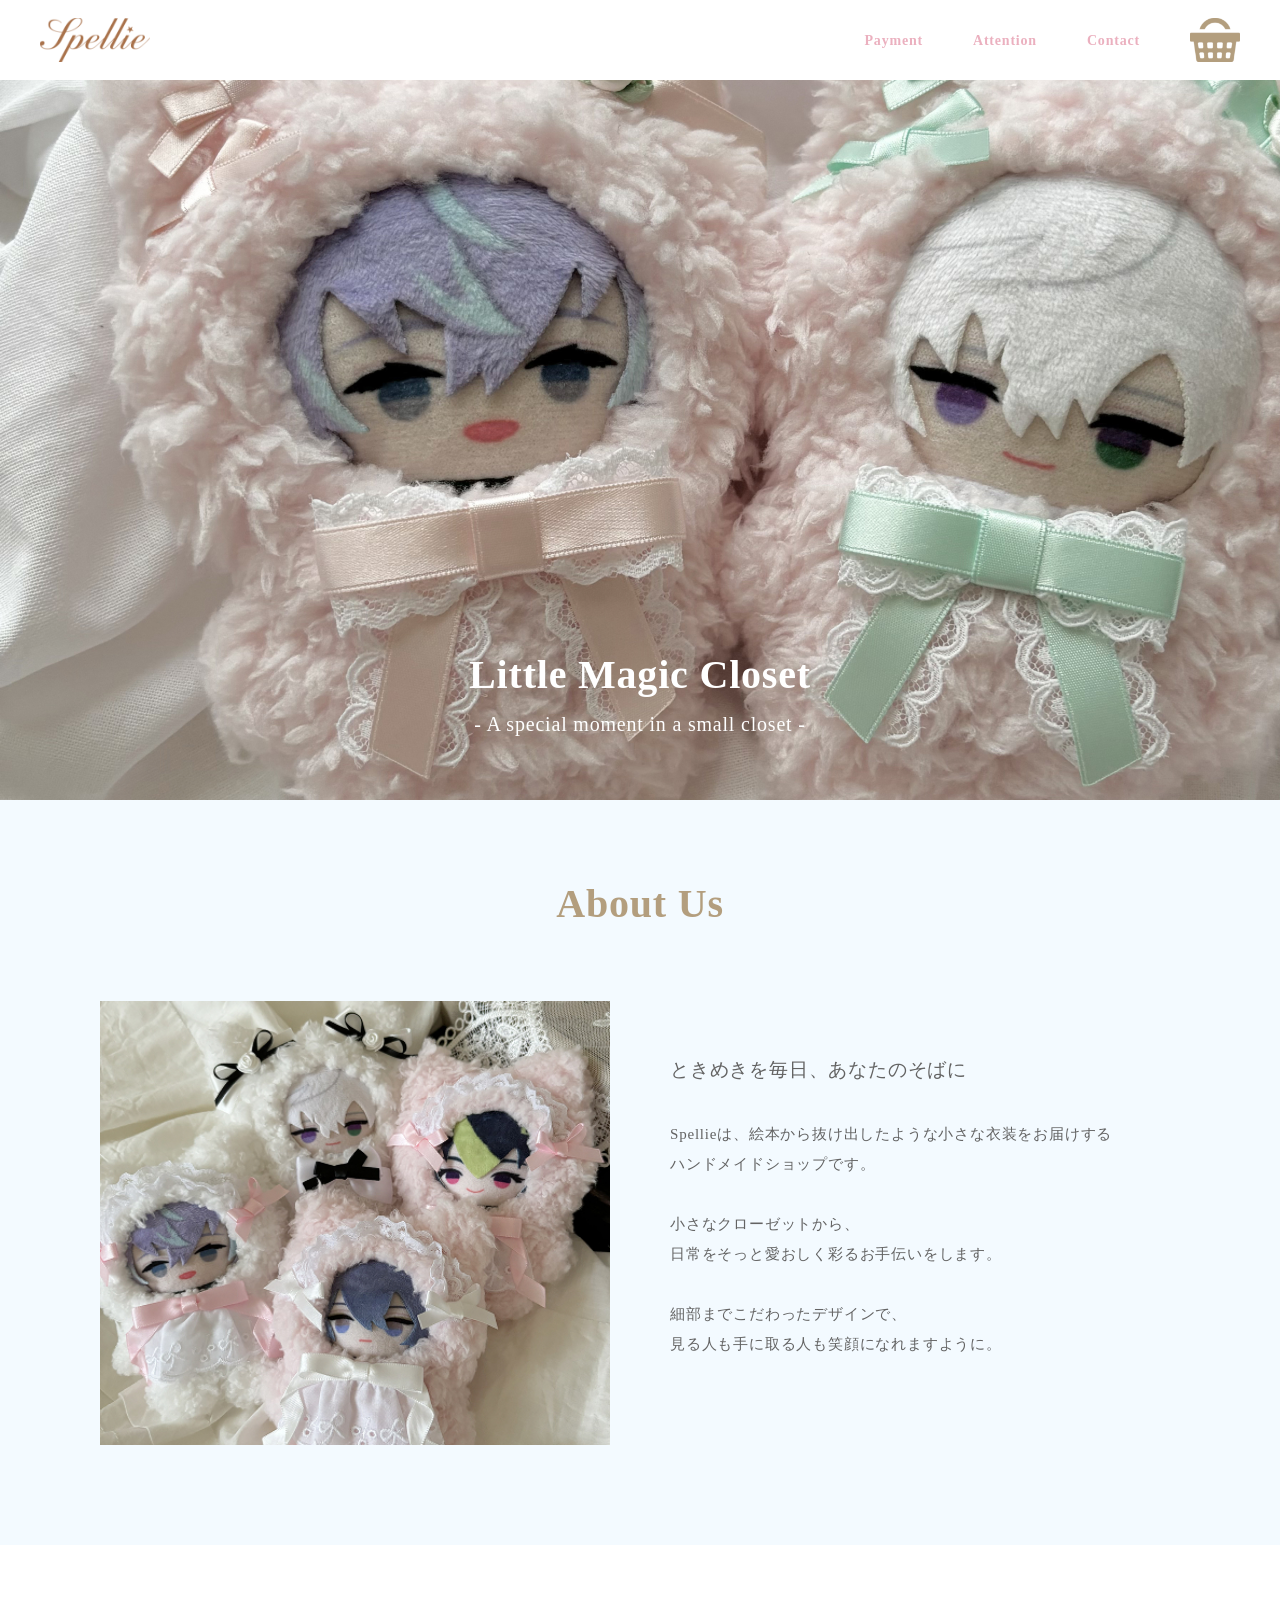
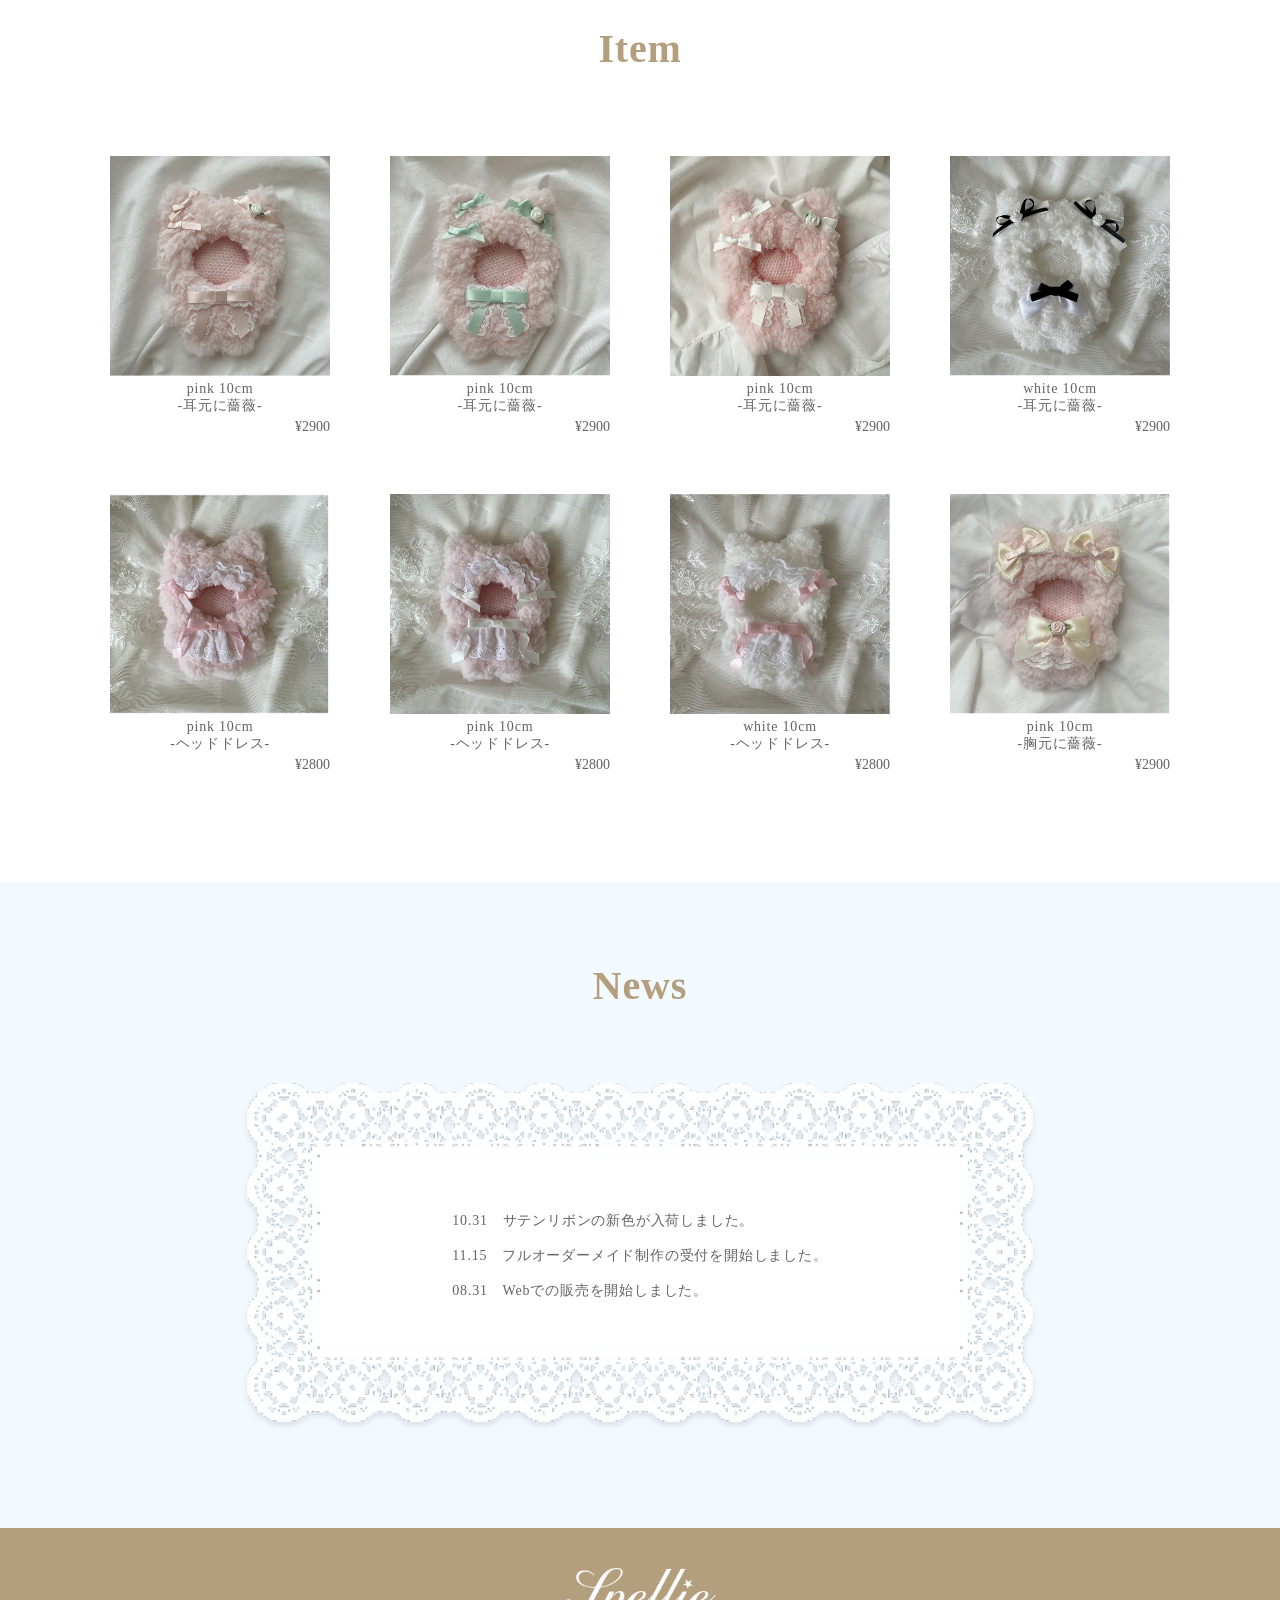
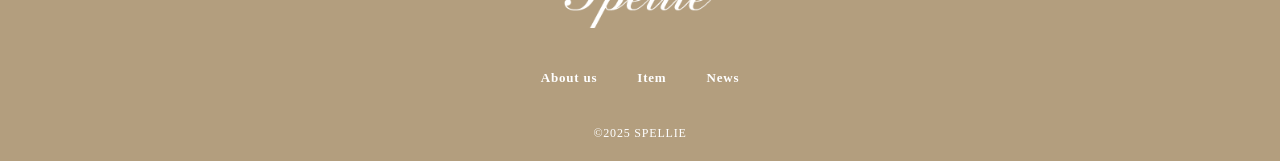
<file: index.html>
<!DOCTYPE html>
<html lang="ja">

<head>
  <meta charset="UTF-8">
  <meta name="viewport" content="width=device-width, initial-scale=1.0">
  <title>SPELLIE</title>
  <link rel="stylesheet" href="css/reset.css">
  <link rel="stylesheet" href="css/style.css">
  <link rel="icon" href="img/favicon1.png">
</head>

<body>

  <header>

    <h1>
      <a href="index.html" class="logo">
        <img src="img/logo.svg" alt="SPELLIE">
      </a>
    </h1>

    <nav>
      <ul>
        <li><a href="payment.html">Payment</a></li>
        <li><a href="attention.html">Attention</a></li>
        <li><a href="contact.html">Contact</a></li>
        <li><a href="cart.html"><img src="img/cart.svg"></a></li>
      </ul>
    </nav>
</header>

<section class="hero">
    <div class="hero-text">
  <h2>Little Magic Closet<br></h2>
  <p>- A special moment in a small closet -</p></div>

</section>

<main>
  <section class="main-section about" id="about">
    <div class="container">
      <div class="heading-group">
        <h2 class="about-title">About Us</h2>
      </div>
      <div class="layout">
        <div class="image">
          <img src="img/about-photo.jpg" alt="当店の写真">
        </div>
        <div class="text about-text">
          <h3>ときめきを毎日、あなたのそばに</h3>
          <p>Spellieは、絵本から抜け出したような小さな衣装をお届けする<br>ハンドメイドショップです。</p>
          <p>小さなクローゼットから、<br>日常をそっと愛おしく彩るお手伝いをします。</p>
          <p>細部までこだわったデザインで、<br>見る人も手に取る人も笑顔になれますように。</p>
        </div>
      </div>
      </div>
  </section>

  <section class="main-section item" id="item">
<div class="container">
    <div class="heading-group">
      <h2 class="item-title">Item</h2>
    </div>

    <ul class="item-list">
      
      <li>
        <a href="item1.html" class="item-card">
        <img src="img/item-1.jpg" alt="ぬい服">
        <p class="name">pink 10cm<br>-耳元に薔薇-</p>
        <p class="price">¥2900</p>
      </a>
    </li>

<li>
        <a href="item2.html" class="item-card">
          <img src="img/item-2.jpg" alt="ぬい服">
          <p class="name">pink 10cm<br>-耳元に薔薇-</p>
          <p class="price">¥2900</p>
        </a>
      </li>

      <li>
        <a href="item3.html" class="item-card">
          <img src="img/item-3.jpg" alt="ぬい服">
          <p class="name">pink 10cm<br>-耳元に薔薇-</p>
          <p class="price">¥2900</p>
        </a>
      </li>

      <li>
        <a href="item4.html" class="item-card">
          <img src="img/item-4.jpg" alt="ぬい服">
          <p class="name">white 10cm<br>-耳元に薔薇-</p>
          <p class="price">¥2900</p>
        </a>
      </li>

      <li>
        <a href="item5.html" class="item-card">
          <img src="img/item-5.jpg" alt="ぬい服">
          <p class="name">pink 10cm<br>-ヘッドドレス-</p>
          <p class="price">¥2800</p>
        </a>
      </li>

      <li>
        <a href="item6.html" class="item-card">
          <img src="img/item-6.jpg" alt="ぬい服">
          <p class="name">pink 10cm<br>-ヘッドドレス-</p>
          <p class="price">¥2800</p>
        </a>
      </li>

      <li>
        <a href="item7.html" class="item-card">
          <img src="img/item-7.jpg" alt="ぬい服">
          <p class="name">white 10cm<br>-ヘッドドレス-</p>
          <p class="price">¥2800</p>
        </a>
      </li>

          <li>
        <a href="item8.html" class="item-card">
        <img src="img/item-8.jpg" alt="ぬい服">
        <p class="name">pink 10cm<br>-胸元に薔薇-</p>
        <p class="price">¥2900</p>
      </a>
    </li>

    </ul>
</div>
</section>

  <section class="main-section news" id="news">
<div class="container">
    <div class="heading-group">
<h2 class="news-title">News</h2>
    </div>
  <div class="news-frame">
  <ul class="news-list">
      <li>10.31　サテンリボンの新色が入荷しました。</li>
      <li>11.15　フルオーダーメイド制作の受付を開始しました。</li>
      <li>08.31　Webでの販売を開始しました。</li>
    </ul>
    </div>
</div>
  </section>

  <footer>
    <a href="index.html" class="logo">
      <img src="img/logo-white.svg" alt="Spellieのロゴ">
    </a>
    <nav>
      <ul>
        <li>
          <a href="index.html#about">About us</a>
        </li>
        <li>
          <a href="index.html#item">Item</a>
        </li>
        <li><a href="index.html#news">News</a></li>
      </ul>
    </nav>
    <p class="copyright">&copy;2025 SPELLIE</p>
  </footer>
</main>

</body>
</body>
</html>
</file>
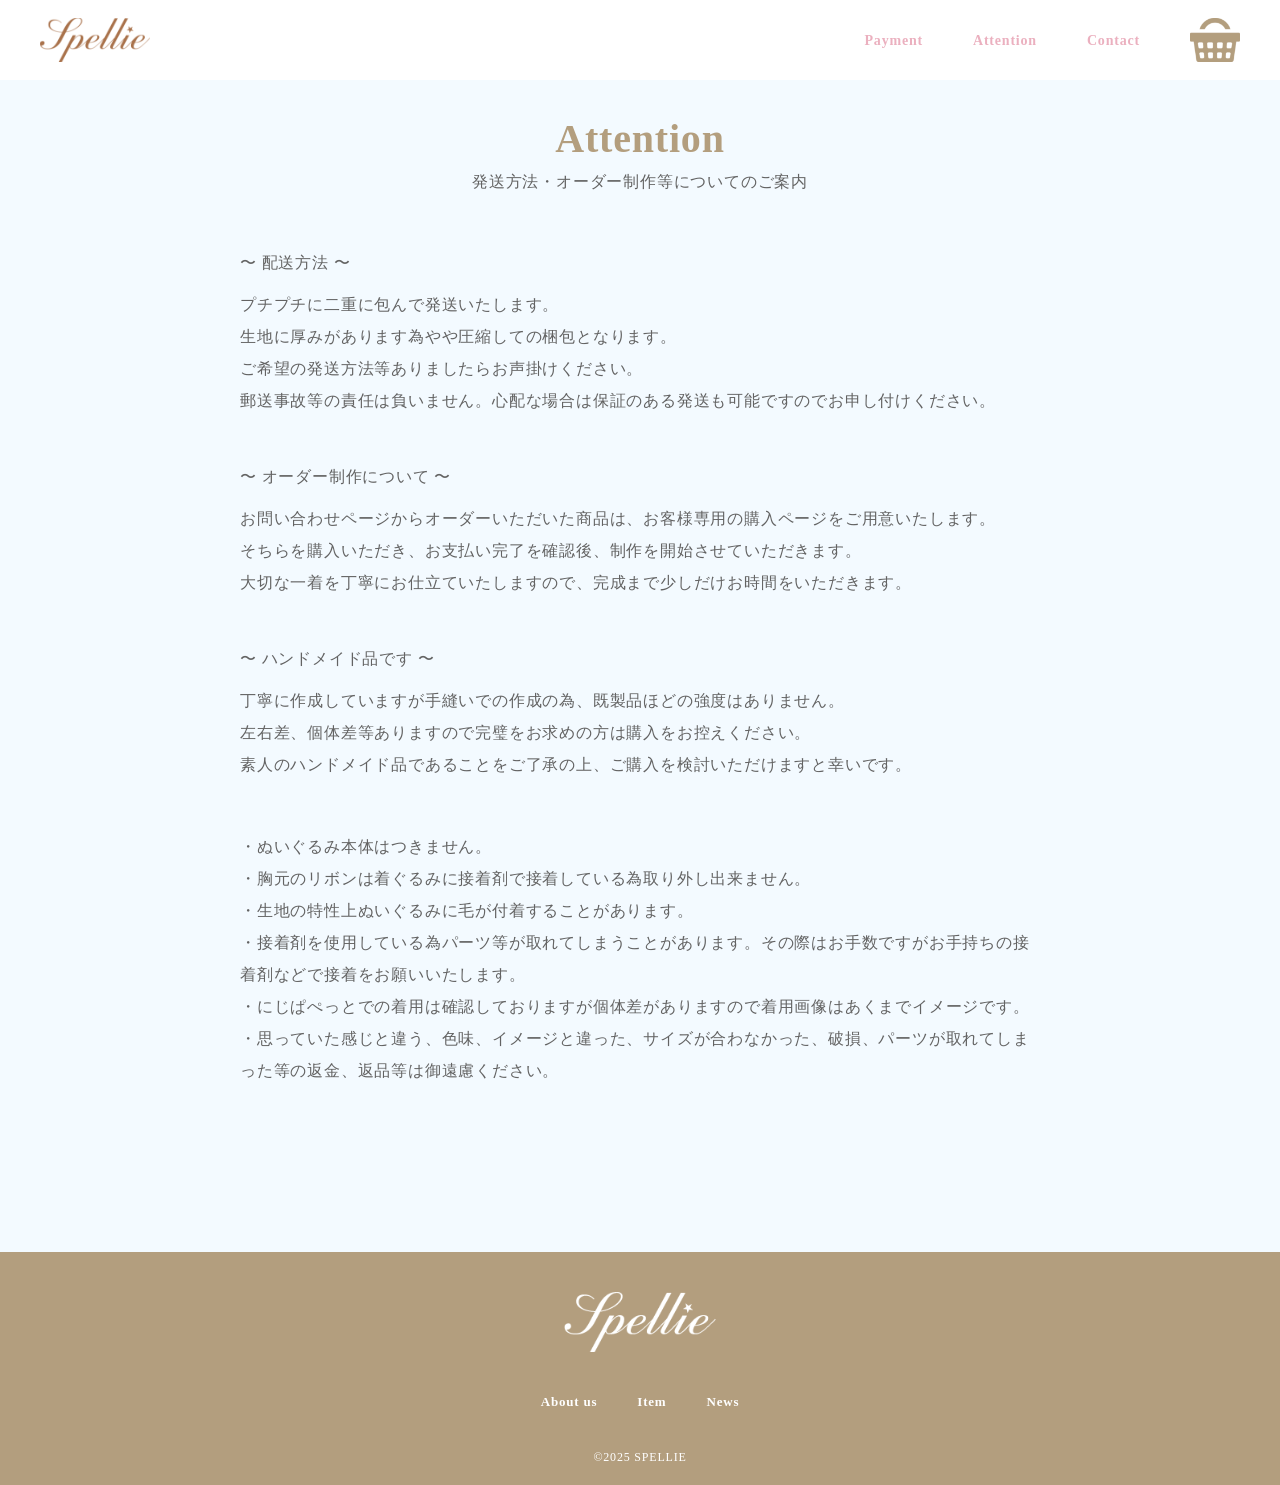
<file: attention.html>
<!DOCTYPE html>
<html lang="ja">

<head>
  <meta charset="UTF-8">
  <meta name="viewport" content="width=device-width, initial-scale=1.0">
  <title>SPELLIE</title>
  <link rel="stylesheet" href="css/reset.css">
  <link rel="stylesheet" href="css/style.css">
</head>

<body>

<body>

  <header>
    <h1>
      <a href="index.html" class="logo">
        <img src="img/logo.svg" alt="SPELLIE">
      </a>
    </h1>
    <nav>
      <ul>
        <li><a href="payment.html">Payment</a></li>
        <li><a href="attention.html">Attention</a></li>
        <li><a href="contact.html">Contact</a></li>
        <li><a href="cart.html"><img src="img/cart.svg"></a></li>
      </ul>
    </nav>
</header>

<main class="attention">
  <div class="attention-inner">

    <h1 class="attention-title">Attention</h1>
    <p class="attention-sub">
      発送方法・オーダー制作等についてのご案内
    </p>

    <section class="attention-section">
      <h2>〜 配送方法 〜</h2>
      <p>
        プチプチに二重に包んで発送いたします。<br>
        生地に厚みがあります為やや圧縮しての梱包となります。<br>
        ご希望の発送方法等ありましたらお声掛けください。<br>
        郵送事故等の責任は負いません。心配な場合は保証のある発送も可能ですのでお申し付けください。
      </p>
    </section>

    <section class="attention-section">
      <h2>〜 オーダー制作について 〜</h2>
      <p>
        お問い合わせページからオーダーいただいた商品は、お客様専用の購入ページをご用意いたします。<br>
        そちらを購入いただき、お支払い完了を確認後、制作を開始させていただきます。<br>
        大切な一着を丁寧にお仕立ていたしますので、完成まで少しだけお時間をいただきます。
      </p>
    </section>

    <section class="attention-section">
      <h2>〜 ハンドメイド品です 〜</h2>
      <p>
        丁寧に作成していますが手縫いでの作成の為、既製品ほどの強度はありません。<br>
        左右差、個体差等ありますので完璧をお求めの方は購入をお控えください。<br>
        素人のハンドメイド品であることをご了承の上、ご購入を検討いただけますと幸いです。
      </p>
    </section>

    <section class="attention-section">
      <p>
        ・ぬいぐるみ本体はつきません。<br>
        ・胸元のリボンは着ぐるみに接着剤で接着している為取り外し出来ません。<br>
        ・生地の特性上ぬいぐるみに毛が付着することがあります。<br>
        ・接着剤を使用している為パーツ等が取れてしまうことがあります。その際はお手数ですがお手持ちの接着剤などで接着をお願いいたします。<br>
        ・にじぱぺっとでの着用は確認しておりますが個体差がありますので着用画像はあくまでイメージです。<br>
        ・思っていた感じと違う、色味、イメージと違った、サイズが合わなかった、破損、パーツが取れてしまった等の返金、返品等は御遠慮ください。
      </p>
    </section>

  </div>
</main>

  <footer>
    <a href="index.html" class="logo">
      <img src="img/logo-white.svg" alt="Spellieのロゴ">
    </a>
    <nav>
      <ul>
        <li>
          <a href="index.html#about">About us</a>
        </li>
        <li>
          <a href="index.html#item">Item</a>
        </li>
        <li><a href="index.html#news">News</a></li>
      </ul>
    </nav>
    <p class="copyright">&copy;2025 SPELLIE</p>
  </footer>
</main>
</body>
</html>
</file>
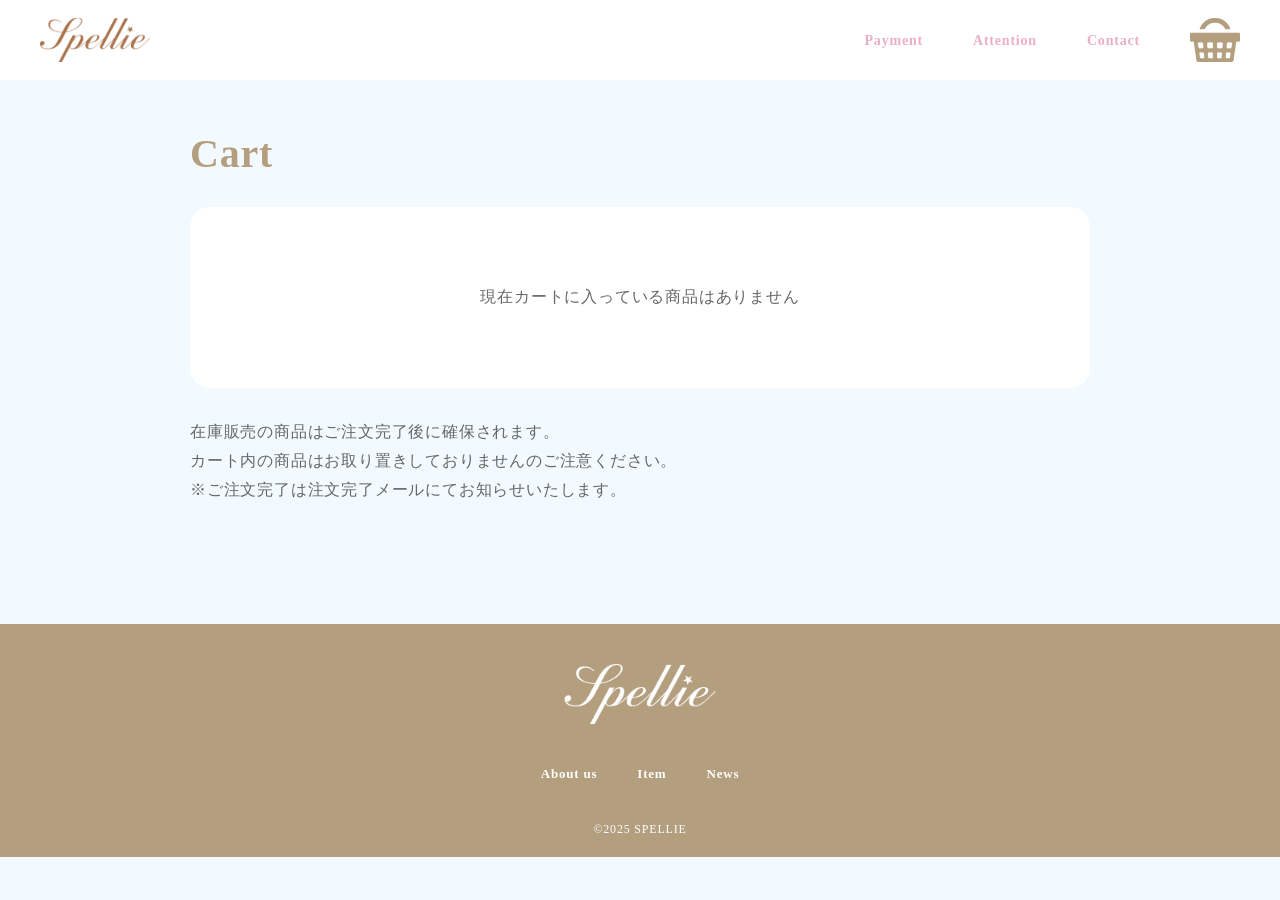
<file: cart.html>
<!DOCTYPE html>
<html lang="ja">

<head>
  <meta charset="UTF-8">
  <meta name="viewport" content="width=device-width, initial-scale=1.0">
  <title>SPELLIE</title>
  <link rel="stylesheet" href="css/reset.css">
  <link rel="stylesheet" href="css/style.css">
</head>

<body>

<body>

  <header>
    <h1>
      <a href="index.html" class="logo">
        <img src="img/logo.svg" alt="SPELLIE">
      </a>
    </h1>
    <nav>
      <ul>
        <li><a href="payment.html">Payment</a></li>
        <li><a href="attention.html">Attention</a></li>
        <li><a href="contact.html">Contact</a></li>
        <li><a href="cart.html"><img src="img/cart.svg"></a></li>
      </ul>
    </nav>
</header>

<main class="cart">
  <div class="cart-inner">

    <h1 class="cart-title">Cart</h1>

    <div class="cart-box">

      <p class="cart-empty">
        現在カートに入っている商品はありません
      </p>

    </div>

    <div class="cart-note">
      <p>在庫販売の商品はご注文完了後に確保されます。</p>
      <p>カート内の商品は<span>お取り置きしておりませんのご注意ください。</span></p>
      <p>※ご注文完了は注文完了メールにてお知らせいたします。</p>
    </div>

  </div>
</main>

  <footer>
    <a href="index.html" class="logo">
      <img src="img/logo-white.svg" alt="Spellieのロゴ">
    </a>
    <nav>
      <ul>
        <li>
          <a href="index.html#about">About us</a>
        </li>
        <li>
          <a href="index.html#item">Item</a>
        </li>
        <li><a href="index.html#news">News</a></li>
      </ul>
    </nav>
    <p class="copyright">&copy;2025 SPELLIE</p>
  </footer>
</main>

</body>
</html>
</file>
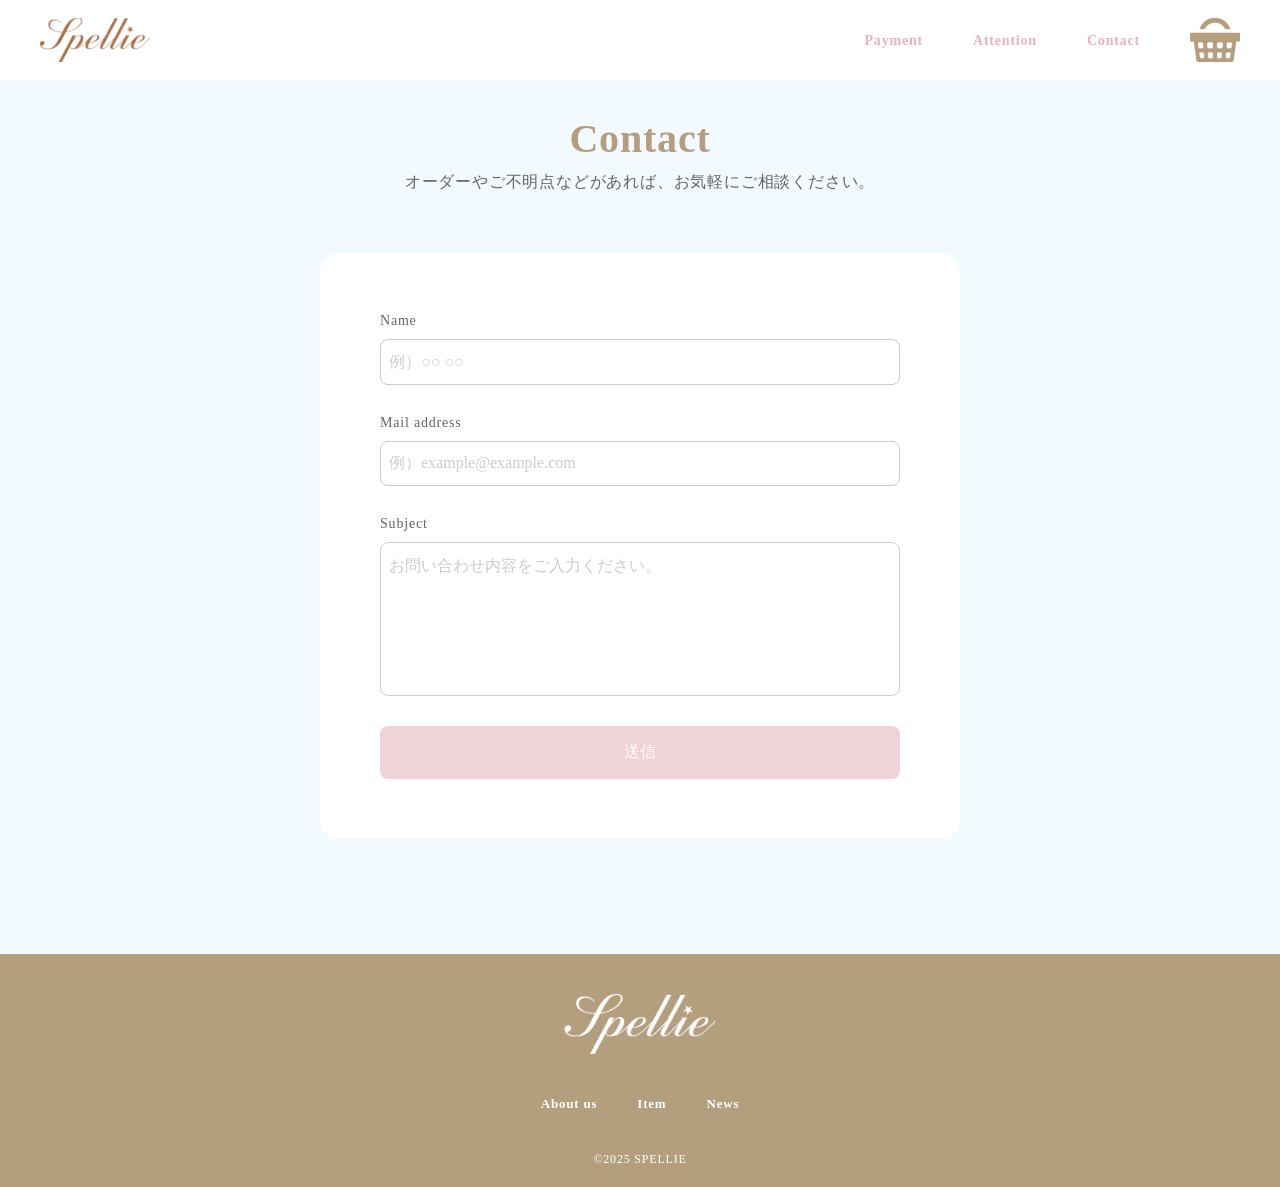
<file: contact.html>
<!DOCTYPE html>
<html lang="ja">

<head>
  <meta charset="UTF-8">
  <meta name="viewport" content="width=device-width, initial-scale=1.0">
  <title>SPELLIE</title>
  <link rel="stylesheet" href="css/reset.css">
  <link rel="stylesheet" href="css/style.css">
</head>

<body>

<body>

  <header>
    <h1>
      <a href="index.html" class="logo">
        <img src="img/logo.svg" alt="SPELLIE">
      </a>
    </h1>
    <nav>
      <ul>
        <li><a href="payment.html">Payment</a></li>
        <li><a href="attention.html">Attention</a></li>
        <li><a href="contact.html">Contact</a></li>
        <li><a href="cart.html"><img src="img/cart.svg"></a></li>
      </ul>
    </nav>
</header>

<main class="contact">
  <div class="contact-inner">
 <h1 class="contact-title">Contact</h1>
    <p class="contact-sub">
      オーダーやご不明点などがあれば、<span>お気軽にご相談ください。</span>
    </p>
  </div>

    <form class="form-box" action="thanks.html" method="post">
    <input type="hidden" name="accessKey" value="sf_f8cbl015k9k0gj2kii4g411g">
    <input type="hidden" name="redirectTo" value="https://hirocodeweb.com/">
    <div class="form-item">
      <label>Name</label>
      <input type="text" name="name" placeholder="例）○○ ○○">
    </div>
    <div class="form-item">
      <label>Mail address</label>
      <input type="email" name="email" placeholder="例）example@example.com">
    </div>
    <div class="form-item">
      <label>Subject</label>
      <textarea rows="7" name="message" placeholder="お問い合わせ内容をご入力ください。"></textarea>
    </div>
    <div class="form-item">
      <button type="submit" class="send-btn">送信</button>
    </div>
  </form>
</main> 

  <footer>
    <a href="index.html" class="logo">
      <img src="img/logo-white.svg" alt="Spellieのロゴ">
    </a>
    <nav>
      <ul>
        <li>
          <a href="index.html#about">About us</a>
        </li>
        <li>
          <a href="index.html#item">Item</a>
        </li>
        <li><a href="index.html#news">News</a></li>
      </ul>
    </nav>
    <p class="copyright">&copy;2025 SPELLIE</p>
  </footer>
</main>
</body>
</html>
</file>
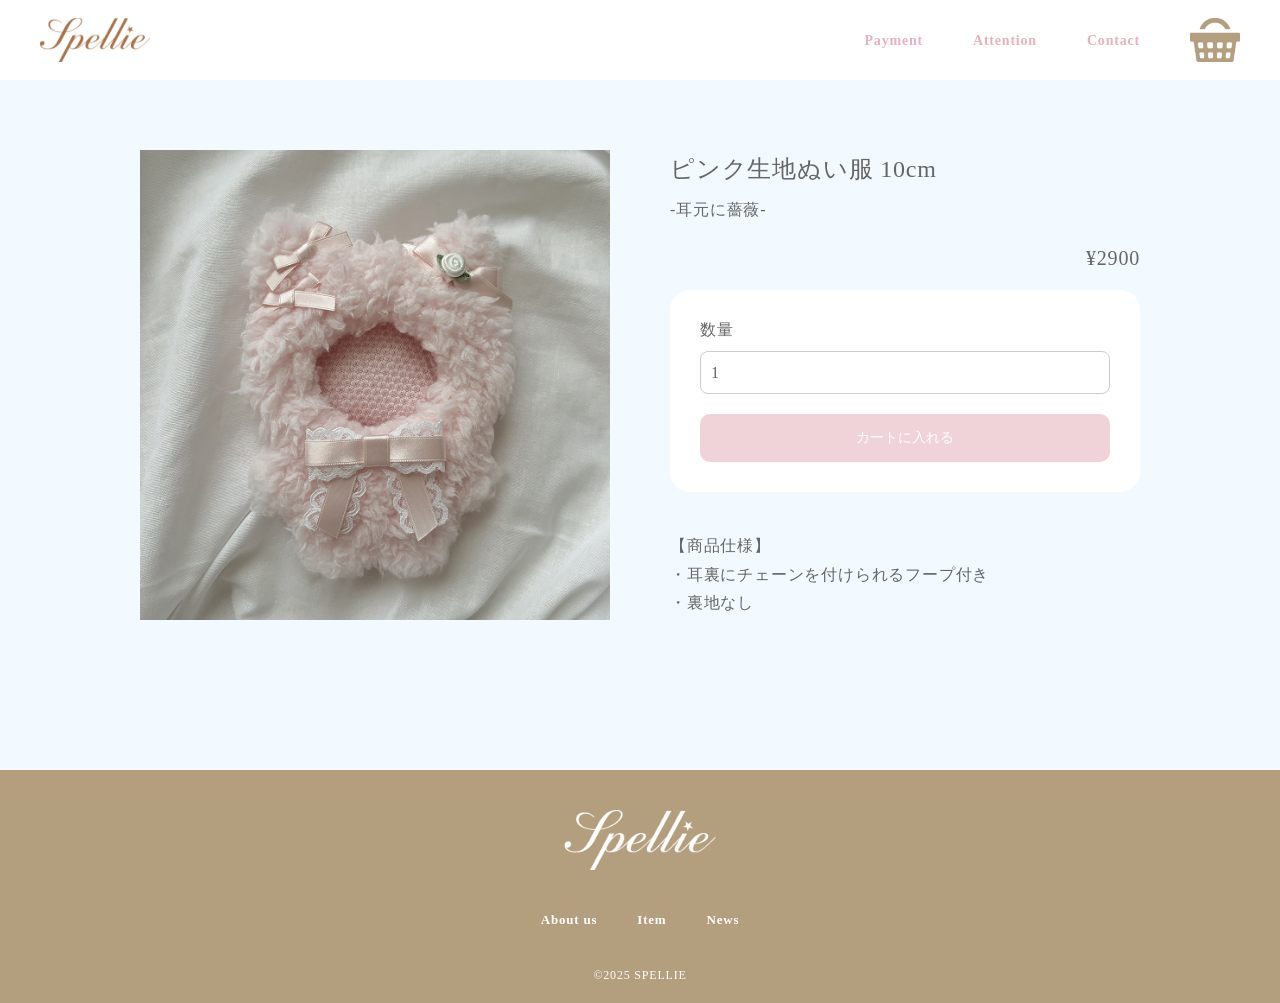
<file: item1.html>
<!DOCTYPE html>
<html lang="ja">

<head>
  <meta charset="UTF-8">
  <meta name="viewport" content="width=device-width, initial-scale=1.0">
  <title>SPELLIE</title>
  <link rel="stylesheet" href="css/reset.css">
  <link rel="stylesheet" href="css/style.css">
</head>

<body>

  <header>
    <h1>
      <a href="index.html" class="logo">
        <img src="img/logo.svg" alt="SPELLIE">
      </a>
    </h1>
    <nav>
      <ul>
        <li><a href="payment.html">Payment</a></li>
        <li><a href="attention.html">Attention</a></li>
        <li><a href="contact.html">Contact</a></li>
        <li><a href="cart.html"><img src="img/cart.svg"></a></li>
      </ul>
    </nav>
</header>


<main class="product">
  <div class="product-inner">

    <div class="product-image">
      <img src="img/cartitem-1.jpg" alt="商品画像">
    </div>

    <div class="product-info">
      <h1 class="product-name">
        ピンク生地ぬい服 10cm<br>
        <span>-耳元に薔薇-</span>
      </h1>

      <p class="product-price">¥2900</p>

<div class="product-form">
  <label for="quantity">数量</label>
  <select id="quantity" class="quantity">
    <option value="1">1</option>
    <option value="2">2</option>
    <option value="3">3</option>
  </select>

  <button class="add-cart" data-name="pink 10cm -耳元に薔薇-"
  data-price="2900">カートに入れる</button>
</div>


    <div class="product-desc">
      <p>【商品仕様】</p>
      <ul>
        <li>・耳裏にチェーンを付けられるフープ付き</li>
        <li>・裏地なし</li>
      </ul>
    </div>

  </div>
</main>


<footer>
    <a href="index.html" class="logo">
      <img src="img/logo-white.svg" alt="Spellieのロゴ">
    </a>
    <nav>
      <ul>
        <li>
          <a href="index.html#about">About us</a>
        </li>
        <li>
          <a href="index.html#item">Item</a>
        </li>
        <li><a href="index.html#news">News</a></li>
      </ul>
    </nav>
    <p class="copyright">&copy;2025 SPELLIE</p>
  </footer>
</main>

<script>
const btn = document.querySelector('.add-cart');

btn.addEventListener('click', () => {
  const item = {
    name: document.querySelector('.product-name').innerText,
    price: 2900,
    quantity: Number(document.querySelector('.quantity').value),
    image: document.querySelector('.product-image img').src
  };

  let cart = JSON.parse(localStorage.getItem('cart')) || [];
  cart.push(item);
  localStorage.setItem('cart', JSON.stringify(cart));

  alert('カートに追加しました');
});
</script>

</body>
</html>
</file>
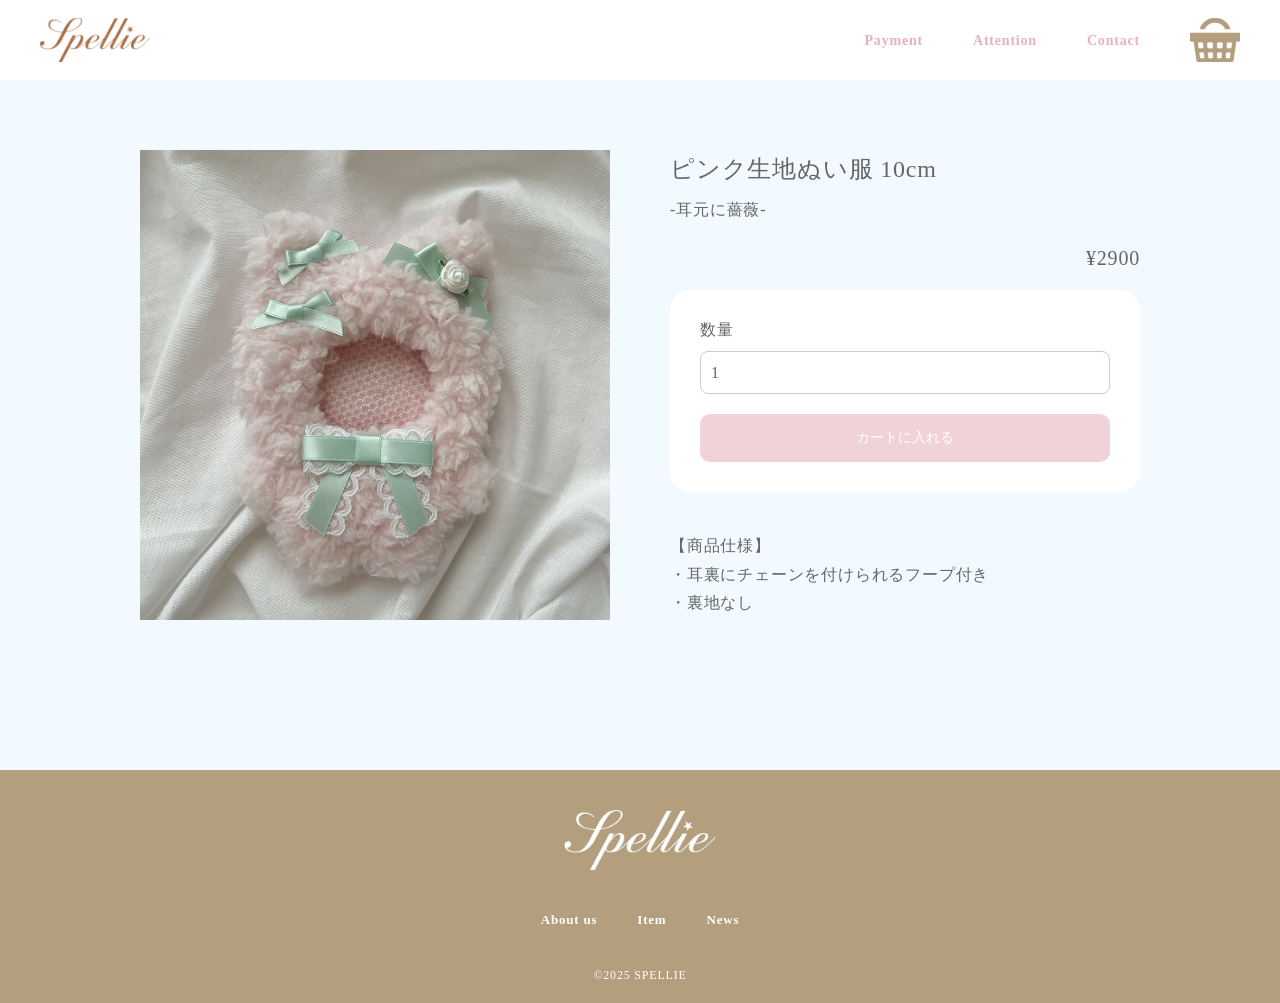
<file: item2.html>
<!DOCTYPE html>
<html lang="ja">

<head>
  <meta charset="UTF-8">
  <meta name="viewport" content="width=device-width, initial-scale=1.0">
  <title>SPELLIE</title>
  <link rel="stylesheet" href="css/reset.css">
  <link rel="stylesheet" href="css/style.css">
</head>

<body>

    <header>
    <h1>
      <a href="index.html" class="logo">
        <img src="img/logo.svg" alt="SPELLIE">
      </a>
    </h1>
    <nav>
      <ul>
        <li><a href="payment.html">Payment</a></li>
        <li><a href="attention.html">Attention</a></li>
        <li><a href="contact.html">Contact</a></li>
        <li><a href="cart.html"><img src="img/cart.svg"></a></li>
      </ul>
    </nav>
</header>


<main class="product">
  <div class="product-inner">

    <div class="product-image">
      <img src="img/cartitem-2.jpg" alt="商品画像">
    </div>

    <div class="product-info">
      <h1 class="product-name">
        ピンク生地ぬい服 10cm<br>
        <span>-耳元に薔薇-</span>
      </h1>

      <p class="product-price">¥2900</p>

<div class="product-form">
  <label for="quantity">数量</label>
  <select id="quantity" class="quantity">
    <option value="1">1</option>
    <option value="2">2</option>
    <option value="3">3</option>
  </select>

  <button class="add-cart">カートに入れる</button>
</div>


    <div class="product-desc">
      <p>【商品仕様】</p>
      <ul>
        <li>・耳裏にチェーンを付けられるフープ付き</li>
        <li>・裏地なし</li>
      </ul>
    </div>

  </div>
</main>


<footer>
    <a href="index.html" class="logo">
      <img src="img/logo-white.svg" alt="Spellieのロゴ">
    </a>
    <nav>
      <ul>
        <li>
          <a href="index.html#about">About us</a>
        </li>
        <li>
          <a href="index.html#item">Item</a>
        </li>
        <li><a href="index.html#news">News</a></li>
      </ul>
    </nav>
    <p class="copyright">&copy;2025 SPELLIE</p>
  </footer>
</main>

<script>
const btn = document.querySelector('.add-cart');

btn.addEventListener('click', () => {
  const item = {
    name: document.querySelector('.product-name').innerText,
    price: 2900,
    quantity: Number(document.querySelector('.quantity').value),
    image: document.querySelector('.product-image img').src
  };

  let cart = JSON.parse(localStorage.getItem('cart')) || [];
  cart.push(item);
  localStorage.setItem('cart', JSON.stringify(cart));

  alert('カートに追加しました');
});
</script>

</body>
</html>
</file>
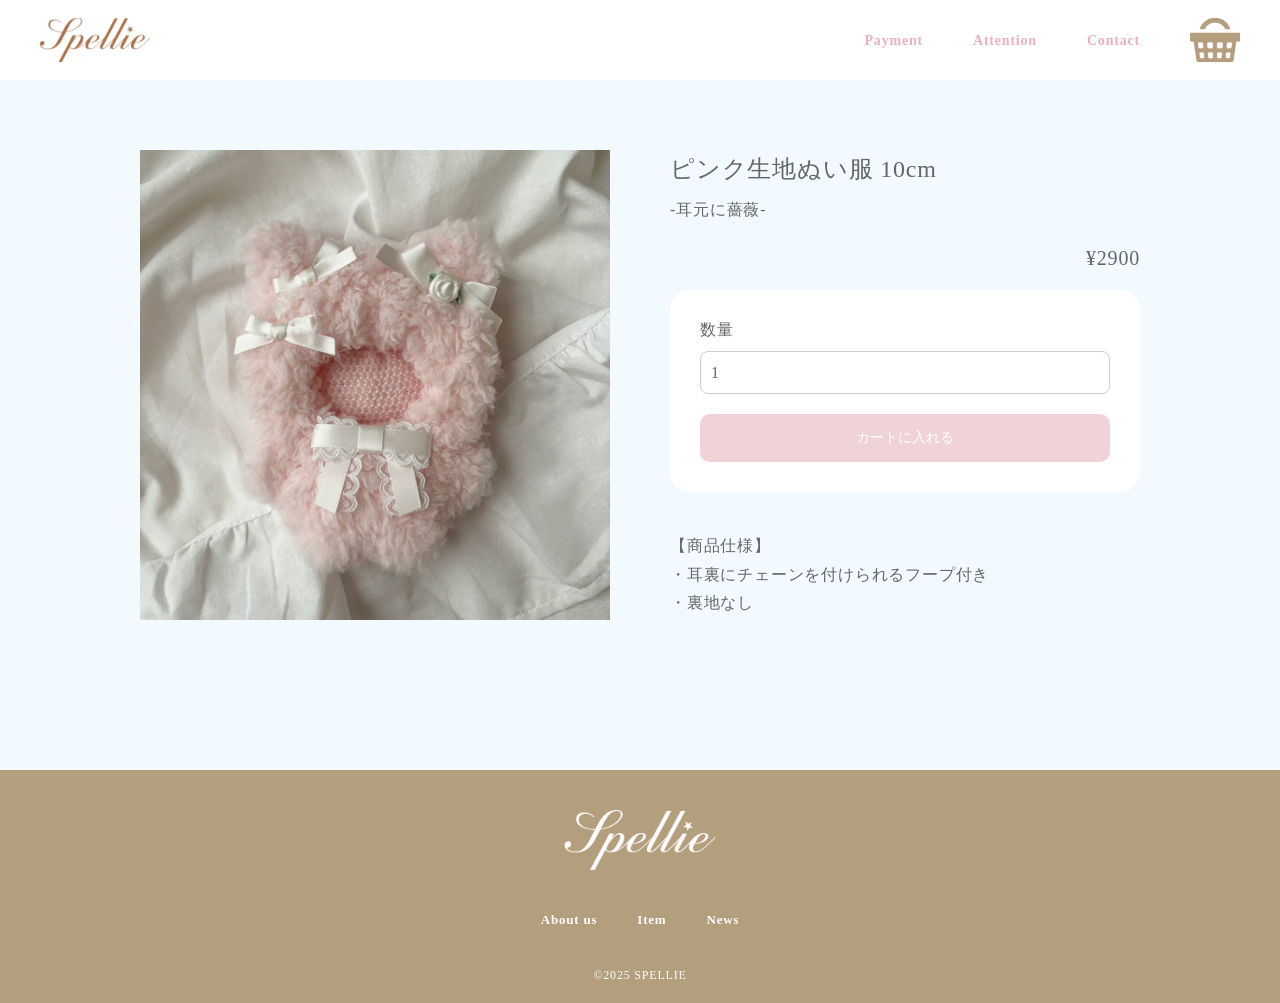
<file: item3.html>
<!DOCTYPE html>
<html lang="ja">

<head>
  <meta charset="UTF-8">
  <meta name="viewport" content="width=device-width, initial-scale=1.0">
  <title>SPELLIE</title>
  <link rel="stylesheet" href="css/reset.css">
  <link rel="stylesheet" href="css/style.css">
</head>

<body>

    <header>
    <h1>
      <a href="index.html" class="logo">
        <img src="img/logo.svg" alt="SPELLIE">
      </a>
    </h1>
    <nav>
      <ul>
        <li><a href="payment.html">Payment</a></li>
        <li><a href="attention.html">Attention</a></li>
        <li><a href="contact.html">Contact</a></li>
        <li><a href="cart.html"><img src="img/cart.svg"></a></li>
      </ul>
    </nav>
</header>


<main class="product">
  <div class="product-inner">

    <div class="product-image">
      <img src="img/cartitem-3.jpg" alt="商品画像">
    </div>

    <div class="product-info">
      <h1 class="product-name">
        ピンク生地ぬい服 10cm<br>
        <span>-耳元に薔薇-</span>
      </h1>

      <p class="product-price">¥2900</p>

<div class="product-form">
  <label for="quantity">数量</label>
  <select id="quantity" class="quantity">
    <option value="1">1</option>
    <option value="2">2</option>
    <option value="3">3</option>
  </select>

  <button class="add-cart">カートに入れる</button>
</div>

    <div class="product-desc">
      <p>【商品仕様】</p>
      <ul>
        <li>・耳裏にチェーンを付けられるフープ付き</li>
        <li>・裏地なし</li>
      </ul>
    </div>

  </div>
</main>


  <footer>
    <a href="index.html" class="logo">
      <img src="img/logo-white.svg" alt="Spellieのロゴ">
    </a>
    <nav>
      <ul>
        <li>
          <a href="index.html#about">About us</a>
        </li>
        <li>
          <a href="index.html#item">Item</a>
        </li>
        <li><a href="index.html#news">News</a></li>
      </ul>
    </nav>
    <p class="copyright">&copy;2025 SPELLIE</p>
  </footer>
</main>

<script>
const btn = document.querySelector('.add-cart');

btn.addEventListener('click', () => {
  const item = {
    name: document.querySelector('.product-name').innerText,
    price: 2900,
    quantity: Number(document.querySelector('.quantity').value),
    image: document.querySelector('.product-image img').src
  };

  let cart = JSON.parse(localStorage.getItem('cart')) || [];
  cart.push(item);
  localStorage.setItem('cart', JSON.stringify(cart));

  alert('カートに追加しました');
});
</script>

</body>
</html>
</file>
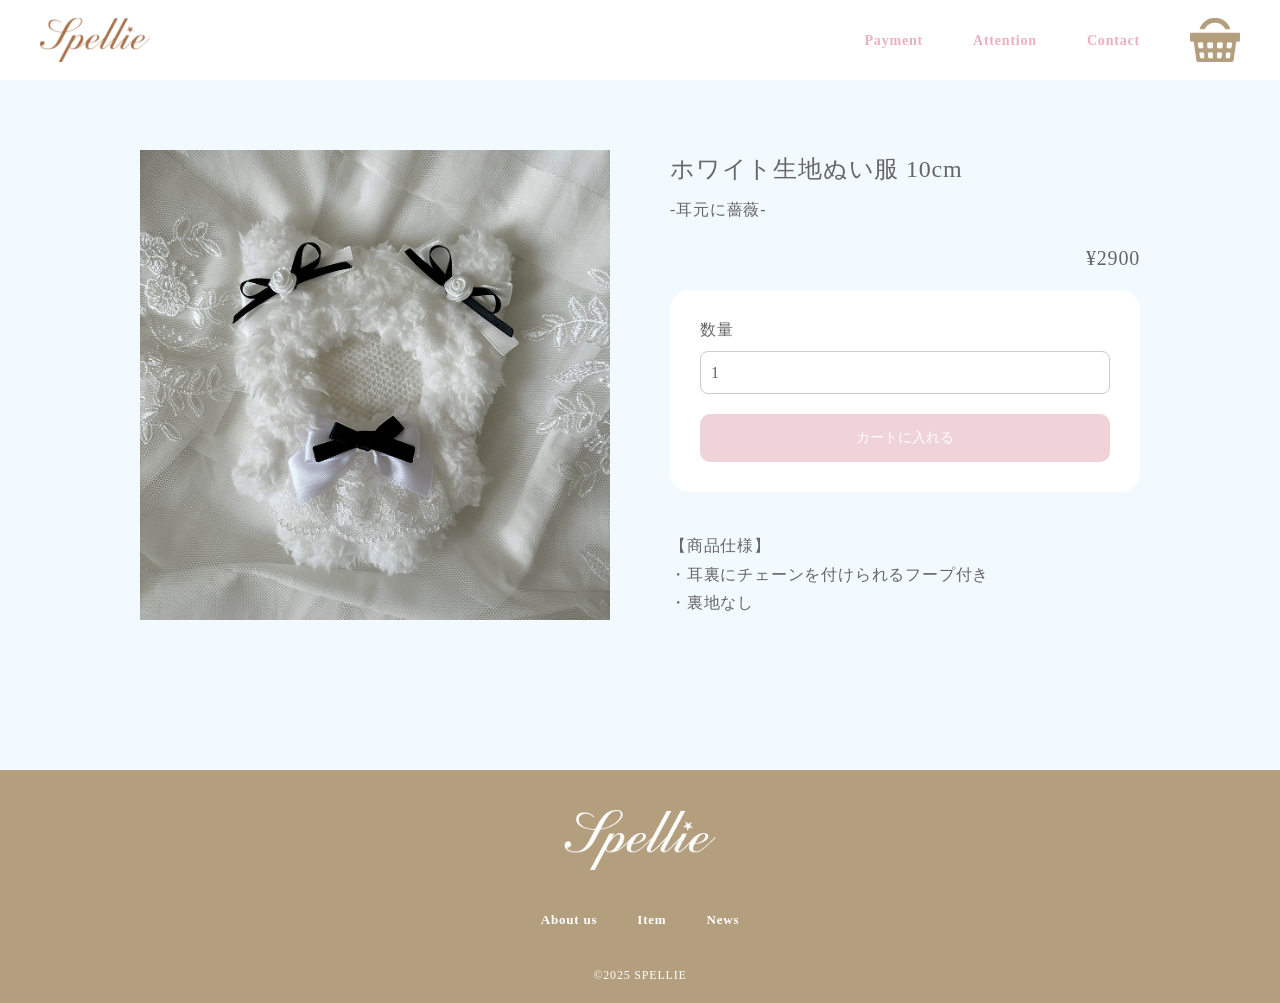
<file: item4.html>
<!DOCTYPE html>
<html lang="ja">

<head>
  <meta charset="UTF-8">
  <meta name="viewport" content="width=device-width, initial-scale=1.0">
  <title>SPELLIE</title>
  <link rel="stylesheet" href="css/reset.css">
  <link rel="stylesheet" href="css/style.css">
</head>

<body>

    <header>
    <h1>
      <a href="index.html" class="logo">
        <img src="img/logo.svg" alt="SPELLIE">
      </a>
    </h1>
    <nav>
      <ul>
        <li><a href="payment.html">Payment</a></li>
        <li><a href="attention.html">Attention</a></li>
        <li><a href="contact.html">Contact</a></li>
        <li><a href="cart.html"><img src="img/cart.svg"></a></li>
      </ul>
    </nav>
</header>

<main class="product">
  <div class="product-inner">

    <div class="product-image">
      <img src="img/cartitem-4.jpg" alt="商品画像">
    </div>

    <div class="product-info">
      <h1 class="product-name">
        ホワイト生地ぬい服 10cm<br>
        <span>-耳元に薔薇-</span>
      </h1>

      <p class="product-price">¥2900</p>

<div class="product-form">
  <label for="quantity">数量</label>
  <select id="quantity" class="quantity">
    <option value="1">1</option>
    <option value="2">2</option>
    <option value="3">3</option>
  </select>

  <button class="add-cart">カートに入れる</button>
</div>

    <div class="product-desc">
      <p>【商品仕様】</p>
      <ul>
        <li>・耳裏にチェーンを付けられるフープ付き</li>
        <li>・裏地なし</li>
      </ul>
    </div>

  </div>
</main>


  <footer>
    <a href="index.html" class="logo">
      <img src="img/logo-white.svg" alt="Spellieのロゴ">
    </a>
    <nav>
      <ul>
        <li>
          <a href="index.html#about">About us</a>
        </li>
        <li>
          <a href="index.html#item">Item</a>
        </li>
        <li><a href="index.html#news">News</a></li>
      </ul>
    </nav>
    <p class="copyright">&copy;2025 SPELLIE</p>
  </footer>
</main>

<script>
const btn = document.querySelector('.add-cart');

btn.addEventListener('click', () => {
  const item = {
    name: document.querySelector('.product-name').innerText,
    price: 2900,
    quantity: Number(document.querySelector('.quantity').value),
    image: document.querySelector('.product-image img').src
  };

  let cart = JSON.parse(localStorage.getItem('cart')) || [];
  cart.push(item);
  localStorage.setItem('cart', JSON.stringify(cart));

  alert('カートに追加しました');
});
</script>

</body>
</html>
</file>
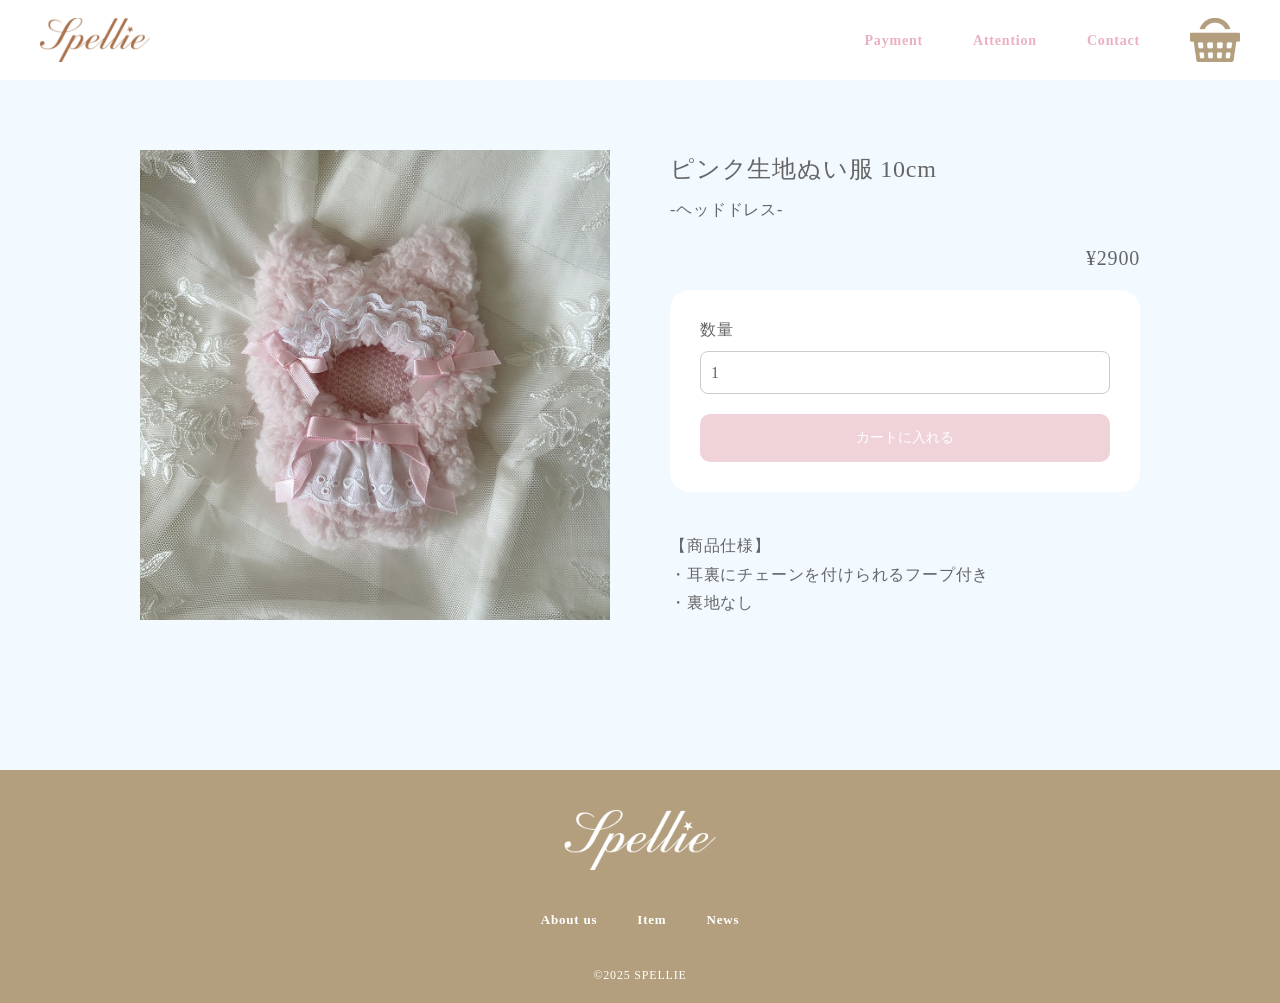
<file: item5.html>
<!DOCTYPE html>
<html lang="ja">

<head>
  <meta charset="UTF-8">
  <meta name="viewport" content="width=device-width, initial-scale=1.0">
  <title>SPELLIE</title>
  <link rel="stylesheet" href="css/reset.css">
  <link rel="stylesheet" href="css/style.css">
</head>

<body>

    <header>
    <h1>
      <a href="index.html" class="logo">
        <img src="img/logo.svg" alt="SPELLIE">
      </a>
    </h1>
    <nav>
      <ul>
        <li><a href="payment.html">Payment</a></li>
        <li><a href="attention.html">Attention</a></li>
        <li><a href="contact.html">Contact</a></li>
        <li><a href="cart.html"><img src="img/cart.svg"></a></li>
      </ul>
    </nav>
</header>

<main class="product">
  <div class="product-inner">

    <div class="product-image">
      <img src="img/cartitem-5.jpg" alt="商品画像">
    </div>

    <div class="product-info">
      <h1 class="product-name">
        ピンク生地ぬい服 10cm<br>
        <span>-ヘッドドレス-</span>
      </h1>

      <p class="product-price">¥2900</p>

<div class="product-form">
  <label for="quantity">数量</label>
  <select id="quantity" class="quantity">
    <option value="1">1</option>
    <option value="2">2</option>
    <option value="3">3</option>
  </select>

  <button class="add-cart">カートに入れる</button>
</div>

    <div class="product-desc">
      <p>【商品仕様】</p>
      <ul>
        <li>・耳裏にチェーンを付けられるフープ付き</li>
        <li>・裏地なし</li>
      </ul>
    </div>

  </div>
</main>


  <footer>
    <a href="index.html" class="logo">
      <img src="img/logo-white.svg" alt="Spellieのロゴ">
    </a>
    <nav>
      <ul>
        <li>
          <a href="index.html#about">About us</a>
        </li>
        <li>
          <a href="index.html#item">Item</a>
        </li>
        <li><a href="index.html#news">News</a></li>
      </ul>
    </nav>
    <p class="copyright">&copy;2025 SPELLIE</p>
  </footer>
</main>

<script>
const btn = document.querySelector('.add-cart');

btn.addEventListener('click', () => {
  const item = {
    name: document.querySelector('.product-name').innerText,
    price: 2900,
    quantity: Number(document.querySelector('.quantity').value),
    image: document.querySelector('.product-image img').src
  };

  let cart = JSON.parse(localStorage.getItem('cart')) || [];
  cart.push(item);
  localStorage.setItem('cart', JSON.stringify(cart));

  alert('カートに追加しました');
});
</script>

</body>
</html>
</file>
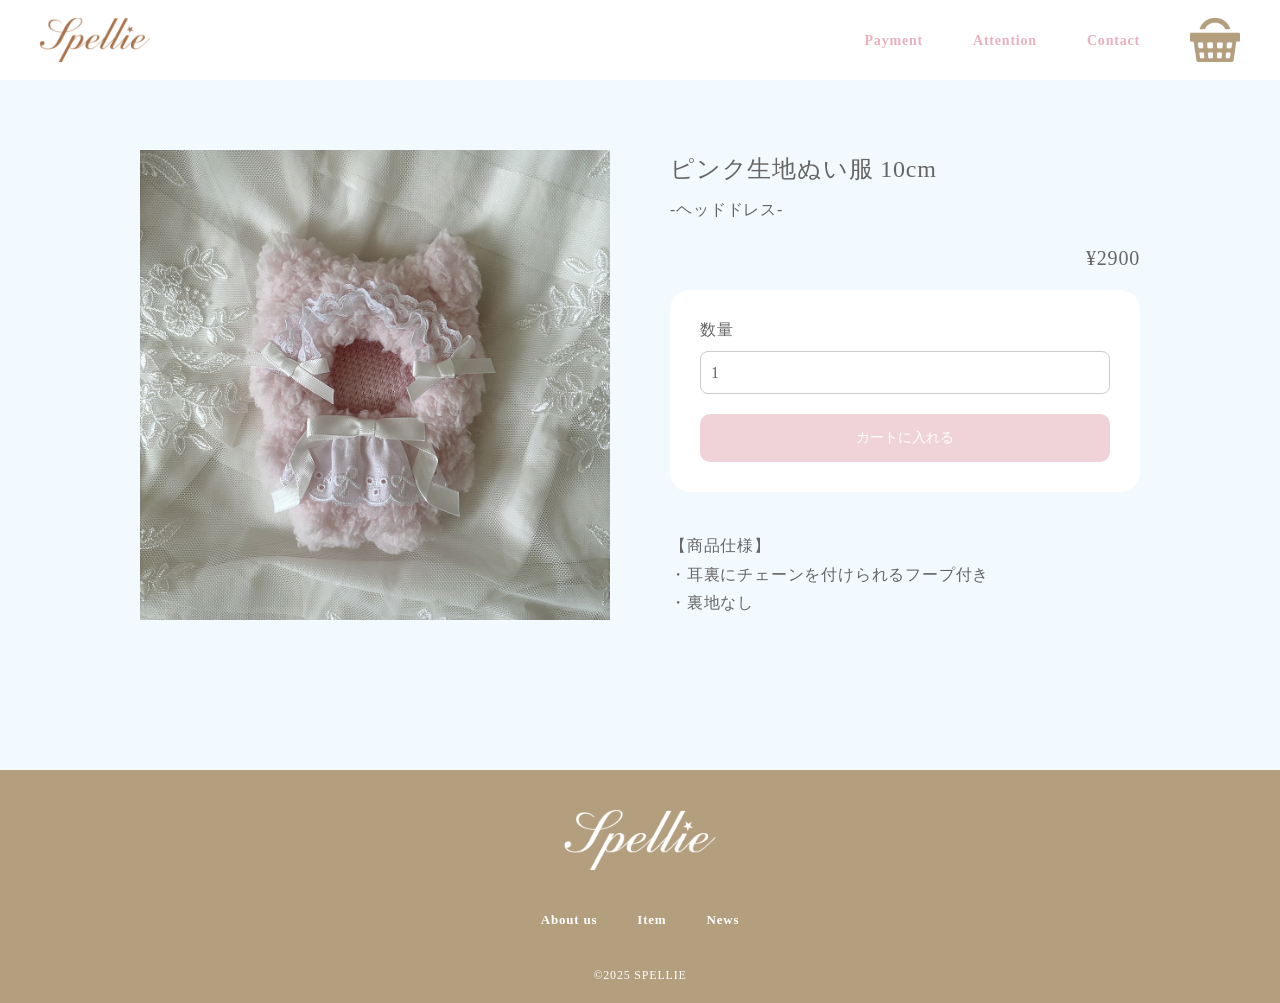
<file: item6.html>
<!DOCTYPE html>
<html lang="ja">

<head>
  <meta charset="UTF-8">
  <meta name="viewport" content="width=device-width, initial-scale=1.0">
  <title>SPELLIE</title>
  <link rel="stylesheet" href="css/reset.css">
  <link rel="stylesheet" href="css/style.css">
</head>

<body>

    <header>
    <h1>
      <a href="index.html" class="logo">
        <img src="img/logo.svg" alt="SPELLIE">
      </a>
    </h1>
    <nav>
      <ul>
        <li><a href="payment.html">Payment</a></li>
        <li><a href="attention.html">Attention</a></li>
        <li><a href="contact.html">Contact</a></li>
        <li><a href="cart.html"><img src="img/cart.svg"></a></li>
      </ul>
    </nav>
</header>


<main class="product">
  <div class="product-inner">

    <div class="product-image">
      <img src="img/cartitem-6.jpg" alt="商品画像">
    </div>

    <div class="product-info">
      <h1 class="product-name">
        ピンク生地ぬい服 10cm<br>
        <span>-ヘッドドレス-</span>
      </h1>

      <p class="product-price">¥2900</p>

<div class="product-form">
  <label for="quantity">数量</label>
  <select id="quantity" class="quantity">
    <option value="1">1</option>
    <option value="2">2</option>
    <option value="3">3</option>
  </select>

  <button class="add-cart">カートに入れる</button>
</div>

    <div class="product-desc">
      <p>【商品仕様】</p>
      <ul>
        <li>・耳裏にチェーンを付けられるフープ付き</li>
        <li>・裏地なし</li>
      </ul>
    </div>

  </div>
</main>

  <footer>
    <a href="index.html" class="logo">
      <img src="img/logo-white.svg" alt="Spellieのロゴ">
    </a>
    <nav>
      <ul>
        <li>
          <a href="index.html#about">About us</a>
        </li>
        <li>
          <a href="index.html#item">Item</a>
        </li>
        <li><a href="index.html#news">News</a></li>
      </ul>
    </nav>
    <p class="copyright">&copy;2025 SPELLIE</p>
  </footer>
</main>

<script>
const btn = document.querySelector('.add-cart');

btn.addEventListener('click', () => {
  const item = {
    name: document.querySelector('.product-name').innerText,
    price: 2900,
    quantity: Number(document.querySelector('.quantity').value),
    image: document.querySelector('.product-image img').src
  };

  let cart = JSON.parse(localStorage.getItem('cart')) || [];
  cart.push(item);
  localStorage.setItem('cart', JSON.stringify(cart));

  alert('カートに追加しました');
});
</script>

</body>
</html>
</file>
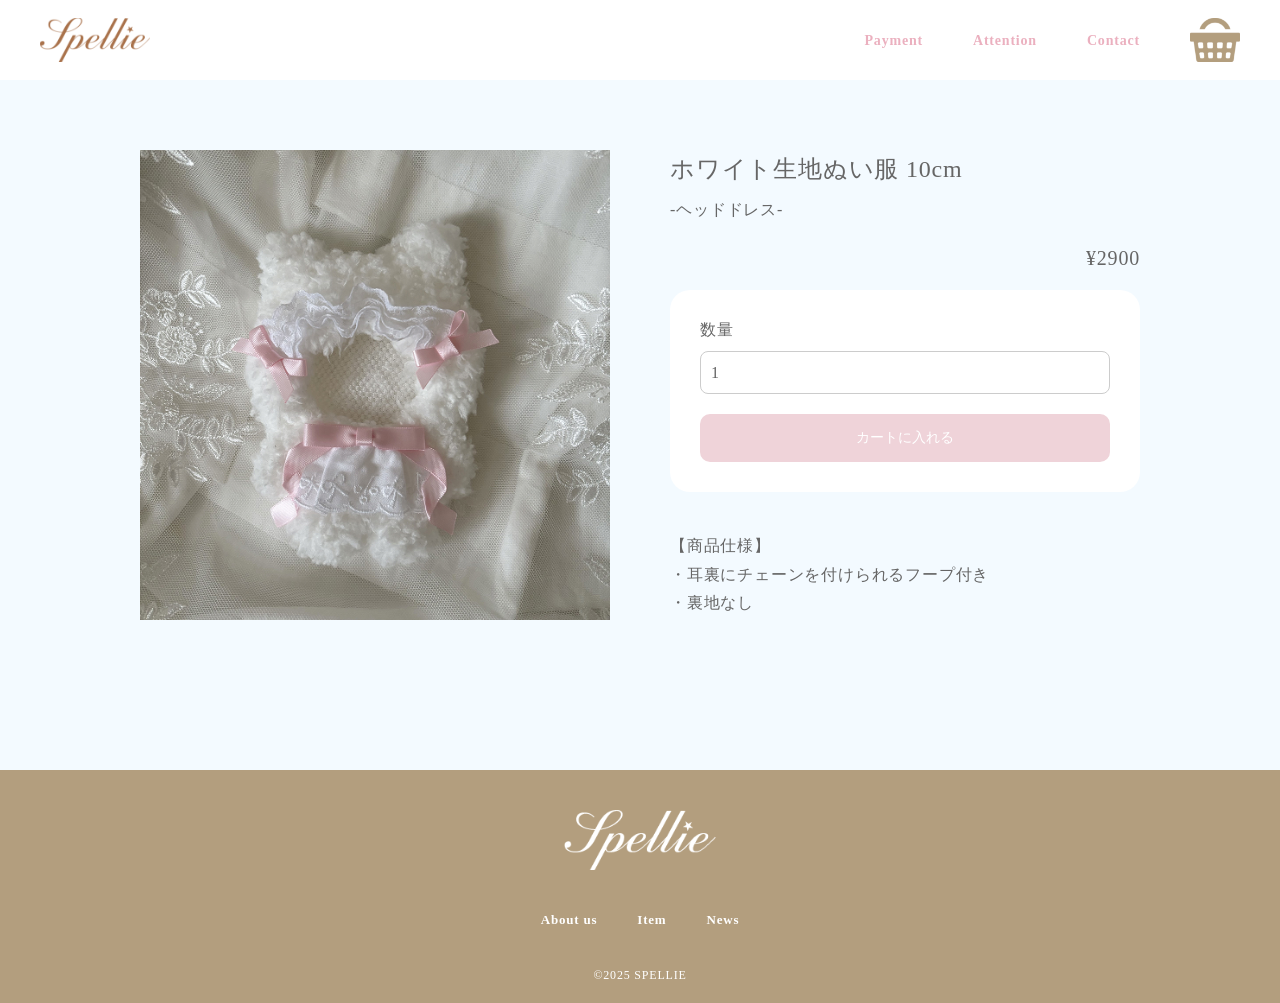
<file: item7.html>
<!DOCTYPE html>
<html lang="ja">

<head>
  <meta charset="UTF-8">
  <meta name="viewport" content="width=device-width, initial-scale=1.0">
  <title>SPELLIE</title>
  <link rel="stylesheet" href="css/reset.css">
  <link rel="stylesheet" href="css/style.css">
</head>

<body>

    <header>
    <h1>
      <a href="index.html" class="logo">
        <img src="img/logo.svg" alt="SPELLIE">
      </a>
    </h1>
    <nav>
      <ul>
        <li><a href="payment.html">Payment</a></li>
        <li><a href="attention.html">Attention</a></li>
        <li><a href="contact.html">Contact</a></li>
        <li><a href="cart.html"><img src="img/cart.svg"></a></li>
      </ul>
    </nav>
</header>

<main class="product">
  <div class="product-inner">

    <div class="product-image">
      <img src="img/cartitem-7.jpg" alt="商品画像">
    </div>

    <div class="product-info">
      <h1 class="product-name">
        ホワイト生地ぬい服 10cm<br>
        <span>-ヘッドドレス-</span>
      </h1>

      <p class="product-price">¥2900</p>

<div class="product-form">
  <label for="quantity">数量</label>
  <select id="quantity" class="quantity">
    <option value="1">1</option>
    <option value="2">2</option>
    <option value="3">3</option>
  </select>

  <button class="add-cart">カートに入れる</button>
</div>

    <div class="product-desc">
      <p>【商品仕様】</p>
      <ul>
        <li>・耳裏にチェーンを付けられるフープ付き</li>
        <li>・裏地なし</li>
      </ul>
    </div>

  </div>
</main>

  <footer>
    <a href="index.html" class="logo">
      <img src="img/logo-white.svg" alt="Spellieのロゴ">
    </a>
    <nav>
      <ul>
        <li>
          <a href="index.html#about">About us</a>
        </li>
        <li>
          <a href="index.html#item">Item</a>
        </li>
        <li><a href="index.html#news">News</a></li>
      </ul>
    </nav>
    <p class="copyright">&copy;2025 SPELLIE</p>
  </footer>
</main>

<script>
const btn = document.querySelector('.add-cart');

btn.addEventListener('click', () => {
  const item = {
    name: document.querySelector('.product-name').innerText,
    price: 2900,
    quantity: Number(document.querySelector('.quantity').value),
    image: document.querySelector('.product-image img').src
  };

  let cart = JSON.parse(localStorage.getItem('cart')) || [];
  cart.push(item);
  localStorage.setItem('cart', JSON.stringify(cart));

  alert('カートに追加しました');
});
</script>

</body>
</html>
</file>
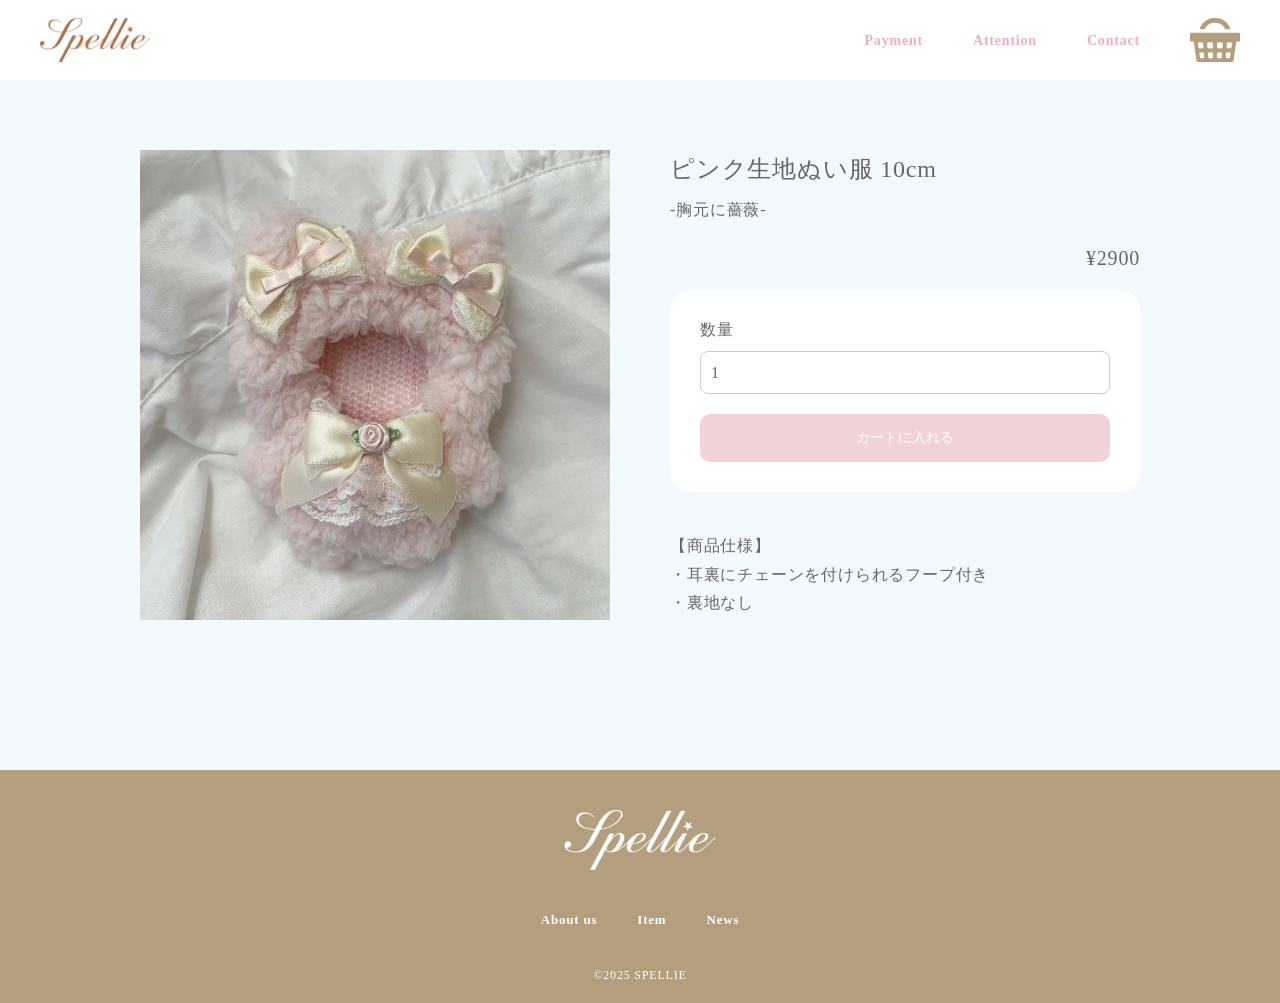
<file: item8.html>
<!DOCTYPE html>
<html lang="ja">

<head>
  <meta charset="UTF-8">
  <meta name="viewport" content="width=device-width, initial-scale=1.0">
  <title>SPELLIE</title>
  <link rel="stylesheet" href="css/reset.css">
  <link rel="stylesheet" href="css/style.css">
</head>

<body>

   <header>
    <h1>
      <a href="index.html" class="logo">
        <img src="img/logo.svg" alt="SPELLIE">
      </a>
    </h1>
    <nav>
      <ul>
        <li><a href="payment.html">Payment</a></li>
        <li><a href="attention.html">Attention</a></li>
        <li><a href="contact.html">Contact</a></li>
        <li><a href="cart.html"><img src="img/cart.svg"></a></li>
      </ul>
    </nav>
</header>


<main class="product">
  <div class="product-inner">

    <div class="product-image">
      <img src="img/cartitem-8.jpg" alt="商品画像">
    </div>

    <div class="product-info">
      <h1 class="product-name">
        ピンク生地ぬい服 10cm<br>
        <span>-胸元に薔薇-</span>
      </h1>

      <p class="product-price">¥2900</p>

<div class="product-form">
  <label for="quantity">数量</label>
  <select id="quantity" class="quantity">
    <option value="1">1</option>
    <option value="2">2</option>
    <option value="3">3</option>
  </select>

  <button class="add-cart">カートに入れる</button>
</div>

    <div class="product-desc">
      <p>【商品仕様】</p>
      <ul>
        <li>・耳裏にチェーンを付けられるフープ付き</li>
        <li>・裏地なし</li>
      </ul>
    </div>

  </div>
</main>


  <footer>
    <a href="index.html" class="logo">
      <img src="img/logo-white.svg" alt="Spellieのロゴ">
    </a>
    <nav>
      <ul>
        <li>
          <a href="index.html#about">About us</a>
        </li>
        <li>
          <a href="index.html#item">Item</a>
        </li>
        <li><a href="index.html#news">News</a></li>
      </ul>
    </nav>
    <p class="copyright">&copy;2025 SPELLIE</p>
  </footer>
</main>

<script>
const btn = document.querySelector('.add-cart');

btn.addEventListener('click', () => {
  const item = {
    name: document.querySelector('.product-name').innerText,
    price: 2900,
    quantity: Number(document.querySelector('.quantity').value),
    image: document.querySelector('.product-image img').src
  };

  let cart = JSON.parse(localStorage.getItem('cart')) || [];
  cart.push(item);
  localStorage.setItem('cart', JSON.stringify(cart));

  alert('カートに追加しました');
});
</script>

</body>
</html>
</file>
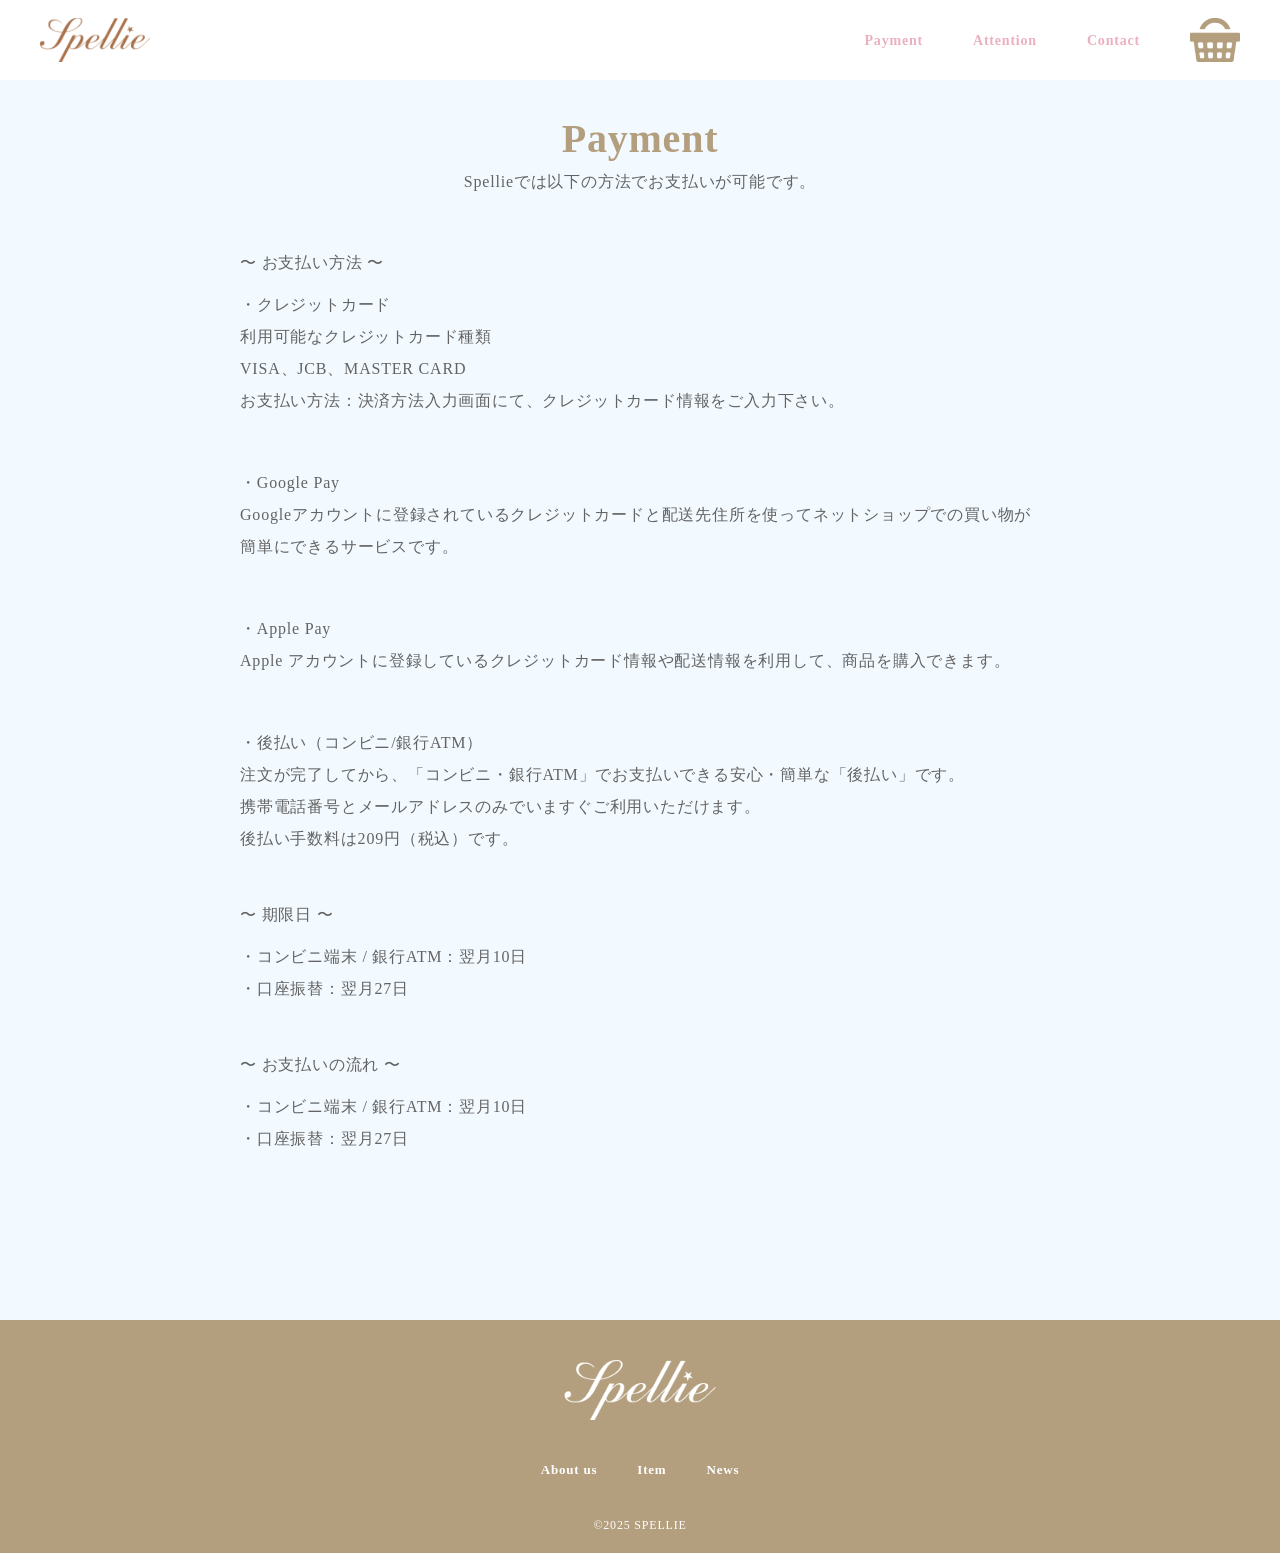
<file: payment.html>
<!DOCTYPE html>
<html lang="ja">

<head>
  <meta charset="UTF-8">
  <meta name="viewport" content="width=device-width, initial-scale=1.0">
  <title>SPELLIE</title>
  <link rel="stylesheet" href="css/reset.css">
  <link rel="stylesheet" href="css/style.css">
</head>

<body>

  <header>
    <h1>
      <a href="index.html" class="logo">
        <img src="img/logo.svg" alt="SPELLIE">
      </a>
    </h1>
    <nav>
      <ul>
        <li><a href="payment.html">Payment</a></li>
        <li><a href="attention.html">Attention</a></li>
        <li><a href="contact.html">Contact</a></li>
        <li><a href="cart.html"><img src="img/cart.svg"></a></li>
      </ul>
    </nav>
</header>

<main class="payment">
  <div class="payment-inner">

    <h1 class="payment-title">Payment</h1>
    <p class="payment-sub">
      Spellieでは以下の方法でお支払いが可能です。
    </p>

    <section class="payment-section">
      <h2>〜 お支払い方法 〜</h2>
      <p>
        ・クレジットカード<br>
        利用可能なクレジットカード種類<br>
        VISA、JCB、MASTER CARD<br>
        お支払い方法：決済方法入力画面にて、クレジットカード情報をご入力下さい。
      </p>
    </section>

    <section class="payment-section">
      <p>
        ・Google Pay<br>
        Googleアカウントに登録されているクレジットカードと配送先住所を使ってネットショップでの買い物が簡単にできるサービスです。
      </p>
    </section>
    
    <section class="payment-section">
      <p>
        ・Apple Pay<br>
        Apple アカウントに登録しているクレジットカード情報や配送情報を利用して、商品を購入できます。
      </p>
    </section>

      <section class="payment-section">
      <p>
        ・後払い（コンビニ/銀行ATM）<br>
        注文が完了してから、「コンビニ・銀行ATM」でお支払いできる安心・簡単な「後払い」です。<br>
        携帯電話番号とメールアドレスのみでいますぐご利用いただけます。<br>
        後払い手数料は209円（税込）です。
      </p>
    </section>

    <section class="payment-section">
        <h2>〜 期限日 〜</h2>
      <p>
        ・コンビニ端末 / 銀行ATM：翌月10日<br>
        ・口座振替：翌月27日
      </p>
    </section>

    <section class="payment-section">
        <h2>〜 お支払いの流れ 〜</h2>
      <p>
        ・コンビニ端末 / 銀行ATM：翌月10日<br>
        ・口座振替：翌月27日
      </p>
    </section>

  </div>
</main>

  <footer>
    <a href="index.html" class="logo">
      <img src="img/logo-white.svg" alt="Spellieのロゴ">
    </a>
    <nav>
      <ul>
        <li>
          <a href="index.html#about">About us</a>
        </li>
        <li>
          <a href="index.html#item">Item</a>
        </li>
        <li><a href="index.html#news">News</a></li>
      </ul>
    </nav>
    <p class="copyright">&copy;2025 SPELLIE</p>
  </footer>
</main>
</body>
</html>
</file>
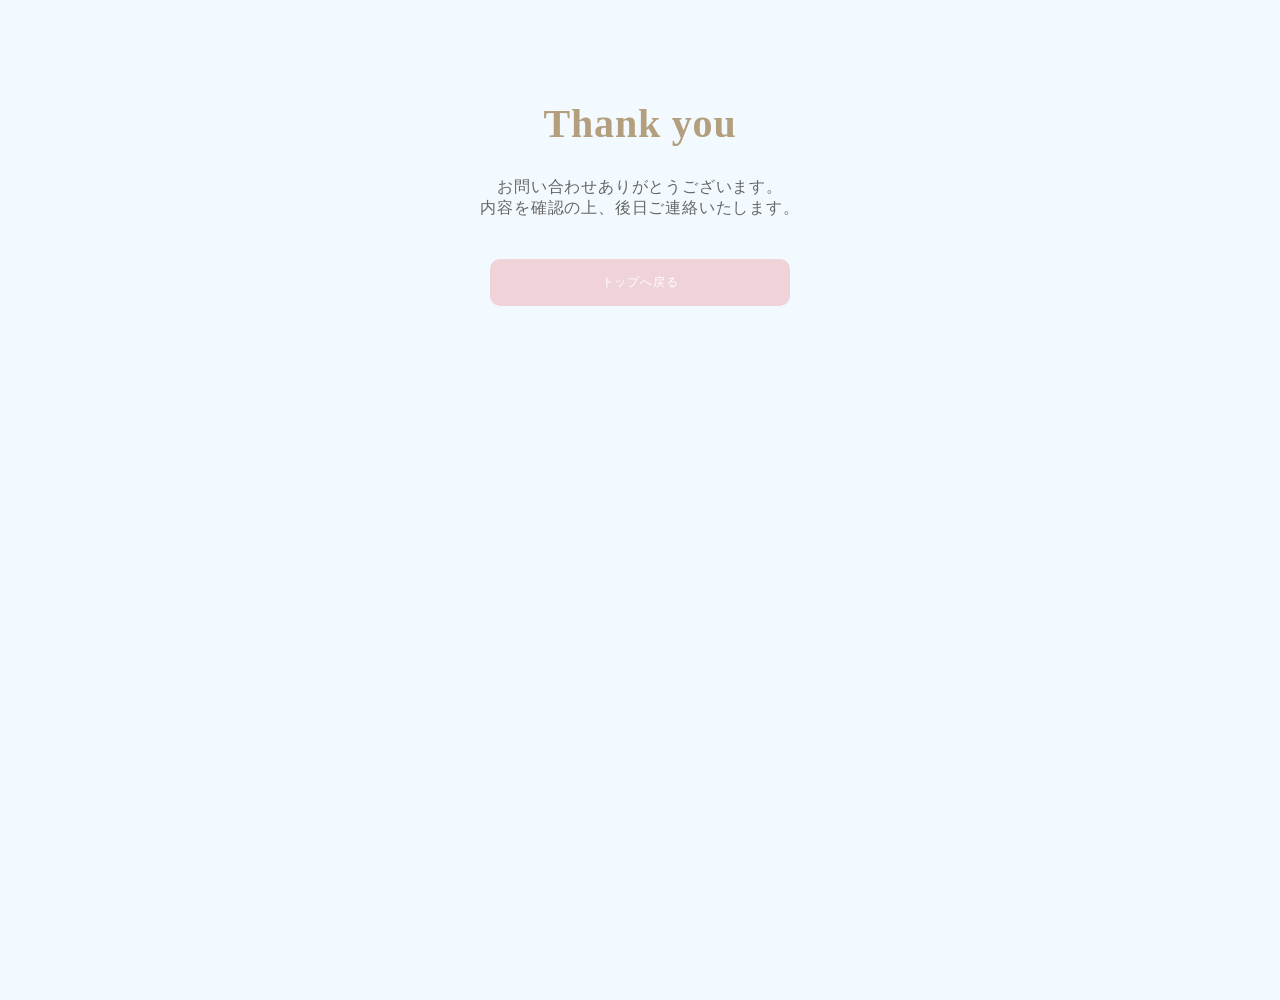
<file: thanks.html>
<!DOCTYPE html>
<html lang="ja">

<head>
  <meta charset="UTF-8">
  <meta name="viewport" content="width=device-width, initial-scale=1.0">
  <title>SPELLIE</title>
  <link rel="stylesheet" href="css/reset.css">
  <link rel="stylesheet" href="css/style.css">
</head>

<body>
<section class="Contact">
  <div class="Contact-inner">
    <h1 class="Contact-title thanks-title">Thank you</h1>
    <p class="Contact-sub thanks-sub">
      お問い合わせありがとうございます。<br>
      内容を確認の上、後日ご連絡いたします。
    </p>
    <div style="text-align:center; margin-top:40px;">
      <a href="index.html" class="send-btn" style="display:inline-block; width:300px;">
        トップへ戻る
      </a>
    </div>

  </div>
</section>

</body>
</html>
</file>
<file: css/style.css>
@charset "utf-8";

html,body{
    height: 100%;
}
body{
    background-color: #F3FAFF;
    letter-spacing: 0.05em;
  }
.contents{
    height: 100%;
    background-color: #fff;}
    *{
    margin: 0;
    padding: 0;
}

p{
  font-weight: regular;
  font-size: 13px;
}

header{
  background-color: #fff;
  padding: 10px 40px;
  display: flex;
  align-items: center;
  justify-content: space-between;
  height: 80px; 
.logo{
  height: 54px;
  align-items: center;
img{
  display: block;
  height: 44px;
}
}
nav{
  ul{
    display: flex;
    align-items: center;
    gap: 50px;
  }
  a{
    color: #ebb0bf;
    font-size: 14px;
    font-weight: 590;
    &:hover{
      color: rgb(255, 214, 254);
      text-decoration: underline;
    }
  }
}
}

.hero{
  color: #fff;
  text-align: center;
  height: 800px;
  background-image: url(../img/background-hero.jpg);
  background-size: cover;
  display: flex;
  flex-direction: column;
  align-items: center;
  justify-content: center;
  position: relative;
  h2{
    font-size: 40px;
    font-weight: 0;
    font-weight: 800;
  }
  p{
    font-size: 20px;
    font-weight: 400;
    margin-top: 15px;
  }
}

.hero-text {
  position: absolute;
  bottom: 8%;        
  left: 50%;
  transform: translateX(-50%);
  text-align: center;
  color: #fff;
}

.container{
  max-width: 1160px;
  margin: 0 auto;
  padding: 0 40px;
}

main{
.main-section{
  padding: 80px 0 100px;
.heading-group{
text-align: center;
margin:  0 0 40px;
h2{
  color: #B39E7E;
  font-size: 40px;
  font-weight: 600;
}
span{
  color:#ffffff;
  font-size: 14px;
  font-weight: 400;
  letter-spacing:  0.08em;
  display: block;
  margin-top: 10px;
}
&::after{
  content: "";
  display: block;
  width: 40px;
  height: 4px;
  margin: 30px auto 0;
}
}
}
}
.about{

  .layout {
    display: grid;
    grid-template-columns: 1fr 1fr;
    align-items: start;
    gap: 60px;
  }
  .image{
    overflow: hidden;
    img{
      width: 100%;
    }
  }
  
  .text{
  max-width: 1160px;
    h3{
      font-size: 19px;
      font-weight: 300;
      margin-top: 50px;
    }
    p{
      font-size: 15px;
      margin-top: 30px;
    }
  }
}

.about-text {
  color: #636363;	
  max-width: 420px;
  line-height: 2;
}

.about-text p {
  margin-bottom: 20px;
}

.item {	
background-color: #fff;	
overflow: hidden;	
}	
.item {	
text-decoration: none;	
color: #636363;	
display: block;	
}	
.item-section {	
margin: 0 auto;	
padding: 100px 0;	
}	
.item-section .heading-group {	
text-align: center;	
margin: 0 0 60px;	
}	
.item-section .heading-group h2 {	
color: #B39E7E;	
font-size: 40px;	
font-weight: 700;	
}	
.item-list{	
display: grid;	
grid-template-columns: repeat(4, 1fr);	
gap: 40px;
max-width: 1100px; 
margin: 0 auto;  
text-align: center;	
}	
.item-card{	
background-color: #fff;	
text-align: center;	
padding: 10px;	
background-color: #fff;	
display: grid;	
gap: 5px;	
img{	
width: 100%;	
aspect-ratio: 4 / 4;	
object-fit: cover;	
}	
.name{	
font-size: 14px;	
}	
.price{	
font-size: 14px;	
line-height: 1;	
letter-spacing: 0;	
text-align: right;	
}	
}

.item-card:hover img {
  opacity: 0.85;
}


.news {
  padding:10px 0 ;
  text-align: center;
}

.news-title {
  color: #B39E7E;
  font-size: 40px;
  margin-bottom: 10px;
}

.news-frame {
  max-width: 800px;
  margin: 0 auto;
  padding: 280px 300px;
  background-image: url(../img/reisu-1.png);
  background-repeat: no-repeat;
  background-position: center;
  background-size: 100%;
  min-height: auto;
  display: flex;
  align-items: center;
  justify-content: center;
  padding: 120px 100px;
}


.news-list {
  text-align: center;
  list-style: none;
  padding: 0;
  margin: 0;
}

.news-list li {
  font-size: 14px;
  color: #636363;
  line-height: 2.5;
  text-align: left;
}

footer {
  color: #fff;
  /* font-family: "Gravitas One", cursive; */
  background-color: #B39E7E;
  padding: 40px 20px 20px;
  display: grid;
  justify-items: center;
  gap: 40px;
  .logo {
    display: block;
    img {
      display: block;
      height: 60px;
    }
  }
  ul {
    display: flex;
    gap: 40px;
    a {
      font-size: 13px;
      font-weight: 590;
    }
  }
  .copyright {
    font-size: 12px;
  }
}
.lower-main{
  padding: 80px 0 100px;
}
.lower-heading-group{
  text-align: center;
  display: grid;
  justify-items: center;
  gap: 20px;
  margin: 0 0 40px;
  h2{
    font-size: 40px;
    font-weight: 700;
  }
}
.form-box{
  max-width: 640px;
  margin: 0 auto;
  border-radius: 20px;
  padding: 60px;
  background-color: #fff;
}
.form-item{
  display: grid;
  gap: 10px;
  label{
    font-size: 14px;
    color: #666;
  }
  +.form-item{
    margin-top: 30px;
  }

input,
textarea{
  border: 1px solid #ccc;
  padding: 0.8em 0.5em;
  border-radius: 8px;
  &::placeholder{
    color: #ccc;
  }
}
textarea{
  resize: none;
}
button{
  font-size: 16px;
  display: inline-block;
  color: #fff;
  border: none;
  padding: 1em 2em;
  border-radius: 8px;
}
}
p{
  font-size: 16px;
@media(width <= 600px) {
  font-size: 14px;
}
}
h2{
  font-size: 40px;
  @media(width <= 960px){
    font-size: 32px;
  }
  @media(width <= 600px){
    font-size: 24px;
  }
}
header{
  padding: 10px 40px;
  display: flex;
  align-items: center;
  justify-content: space-between;
  @media(width <= 960px) {
    padding: 10px 20px;
  }
  @media(width <=600px) {
    flex-direction: column;
    gap: 10px;
  }
}
h2{
  
  br{
    display: none;
    @media(width <= 600){
      display: block;
    }
  }
}

.attention {
  background-color: #F3FAFF;
  padding: 115px 0;
}

.attention-inner {
  max-width: 800px;
  margin: 0 auto;
  color: #636363;
}

.attention-title {
  font-size: 40px; 
  text-align: center;
  color: #b39e7e;
  margin-bottom: 10px;
    font-weight: 600;
}

.attention-sub {
  font-size: 16px;
  text-align: center;
  margin-bottom: 60px;
}

.attention-section {
  margin-bottom: 50px;
}

.attention-section h2 {
  font-size: 16px;
  font-weight: normal;
  margin-bottom: 15px;
}

.attention-section p {
  font-size: 16px;
  line-height: 2;
}

.payment {
  background-color: #F3FAFF;
  padding: 115px 0;
}

.payment-inner {
  max-width: 800px;
  margin: 0 auto;
  color: #636363;
}

.payment-title {
  font-size: 40px;
  text-align: center;
  color: #b39e7e;
  margin-bottom: 10px;
    font-weight: 600;
}

.payment-sub {
  font-size: 16px;
  text-align: center;
  margin-bottom: 60px;
}

.payment-section {
  margin-bottom: 50px;
}

.payment-section h2 {
  font-size: 16px;
  font-weight: normal;
  margin-bottom: 15px;
}

.payment-section p {
  font-size: 16px;
  line-height: 2;
}

.contact{
  background-color: #F3FAFF;
  padding: 115px 0;
}

.contact-inner {
  max-width: 800px;
  margin: 0 auto;
  color: #636363;
}

.contact-title {
  font-size: 40px;
  text-align: center;
  color: #b39e7e;
  margin-bottom: 10px;
    font-weight: 600;
}

.contact-sub {
  font-size: 16px;
  text-align: center;
  margin-bottom: 60px;
}

.contact-section {
  margin-bottom: 50px;
}

.contact-section h2 {
  font-size: 16px;
  font-weight: normal;
  margin-bottom: 15px;
}

.contact-section p {
  font-size: 16px; 
  line-height: 2;
}

.send-btn {
  background-color: #EFD3D9; 
  color: #fff;
  border: none;
  border-radius: 10px;
  padding: 15px 0;
  width: 100%;
  font-size: 12px;
  cursor: pointer;
}
.send-btn:hover {
  background-color: #edc2cd;
}
.send-btn:active {
  transform: scale(0.98);
}

.cart {
  background-color: #F3FAFF;
  padding: 130px 0 120px;
}

.cart-inner {
  max-width: 900px;
  margin: 0 auto;
}

.cart-title {
  font-size: 40px;
  color: #b39e7e;
  margin-bottom: 30px;
    font-weight: 600;
}

.cart-box {
  background-color: #fff;
  border-radius: 20px;
  padding: 80px 20px;
  text-align: center;
  margin-bottom: 30px;
}

.cart-empty {
  font-size: 16px;
  color: #666;
}

.cart-note {
  font-size: 16px;
  color: #666;
  line-height: 1.8;
}
.cart-item {
  display: flex;
  align-items: center;
  gap: 20px;
}

.cart-item img {
  width: 100px;
  border-radius: 10px;
}

.cart-item-info {
  text-align: left;
}

.item-name {
  font-size: 16px;

}

.item-price {
  font-size: 14px;
  color: #B39E7E;
}

.product {
  background-color: #F3FAFF;
  padding: 150px 0;
  color: #666;
}

.product-inner {
  max-width: 1000px;
  margin: 0 auto;
  display: grid;
  grid-template-columns: 1fr 1fr;
  gap: 60px;
}

.product-image img {
  width: 100%;
}

.product-name {
  font-size: 24px;
  line-height: 1.6;
}

.product-name span {
  font-size: 16px;
}

.product-price {
  font-size: 20px;
  margin: 20px 0;
  text-align: right;
}

.product-form {
  background: #fff;
  border-radius: 20px;
  padding: 30px;
}

.product-form input {
  width: 100%;
  padding: 10px;
  margin: 10px 0 20px;
}

.add-cart {
  width: 100%;
  background-color: #EFD3D9;
  border: none;
  border-radius: 10px;
  padding: 15px;
  color: #fff;
  cursor: pointer;
  font-size: 14px;
}

.add-cart:hover {
  background-color: #edc2cd;
}

.product-desc {
  grid-column: 1 / -1;
  font-size: 16px;
  line-height: 1.8;
}

.product-form select {
  width: 100%;
  padding: 10px 30px 10px 10px;
  margin: 10px 0 20px;
  border-radius: 8px;
  border: 1px solid #ccc;
}

.product-form select {
  appearance: none;
  -webkit-appearance: none;
  -moz-appearance: none;
  width: 100%;
  padding: 12px 10px;
  border-radius: 8px;
  border: 1px solid #ccc;
  background-color: #fff;
  color: #636363;
}

.product-form select {
  padding-right: 40px;
}

.product-form {
  background: #fff;
  border-radius: 20px;
  padding: 30px;
  margin-bottom: 40px;
}

.thanks-title {
  font-size: 40px;
  text-align: center;
  color: #b39e7e;
  margin-bottom: 10px;
    font-weight: 600;
    margin-top: 100px;
}
.thanks-sub{
  color: #666;
  padding-top: 20px;
  text-align: center;
  font-size: 16px;
}

header {
  position: fixed;
  top: 0;
  left: 0;
  width: 100%;
  z-index: 1000;
  backdrop-filter: blur(6px);
}

@media (max-width: 768px){
.thanks-title {
  font-size: 24px;
  text-align: center;
  color: #b39e7e;
  margin-bottom: 10px;
    font-weight: 600;
    margin-top: 100px;
}
.thanks-sub{
  padding-top: 20px;
  text-align: center;
font-size: 12px;
}
}

@media (max-width: 768px) {
  .logo img {
    width: 100px;
    height: auto;
  }
}

@media (max-width: 768px) {

  header {
    position: fixed;
    top: 0;
    left: 0;
    width: 100%;
    height: 150px;
    background: #fff;
    z-index: 1000;

    display: grid;
    grid-template-columns: 1fr auto;
    align-items: center;

    padding-top: 20px;
    padding-bottom: 24px;
  }

  header h1 {
    grid-column: 1 / -1;
    justify-self: center;
    margin: 0;
    margin-top: 15px;
  }

  header nav {
    grid-column: 1 / -1;
    margin-top: 12px;
  }

  header nav ul {
    display: flex;
    justify-content: center;
    align-items: center;
    gap: 24px;
    padding: 0;
  }

  header nav ul li:last-child {
    position: absolute;
    top: 40px;
    right: 24px;
  }

  header nav ul li:last-child img {
    width: 30px;
    height: auto;
  }
}




@media (max-width: 768px){
  .hero {
    height: 710px;
    background: url(../img/hero.jpg) center / cover no-repeat;
    padding-top: 120px;
  }
  .hero-text {
    position: absolute;
    bottom: 40px;
    left: 50%;
    transform: translateX(-50%);
    text-align: center;
    gap: 12px;
    bottom: 50px;
  }

  .hero h2 {
    font-size: 26px;
    line-height: 1; 
  }

  .hero p {
    font-size: 13px;
    line-height: 1.2;
    letter-spacing: 0.08em;
    white-space: nowrap;
  }
}
@media (max-width: 768px){
.heading-group{
  font-size: 10px;
}

}

@media (max-width: 768px){

  .about .layout {
    grid-template-columns: 1fr;
    gap: 30px;
  }

  .about .text {
        h3{
      font-size: 14px;}
    p{
    max-width: 100%;
    text-align: left;
    font-size: 12px;
  }
}}


@media (max-width: 768px){
main{
.main-section{
  padding: 80px 0 100px;
.heading-group{
text-align: center;
margin:  0 0 40px;
h2{
  color: #B39E7E;
  font-size: 26px;
  font-weight: 600;
}}}}}


@media (max-width: 768px){
  .item-list {
    grid-template-columns: repeat(2, 1fr);
    gap: 20px;
  }
.item-card{	
.name{	
font-size: 11px;	
}	
.price{	
font-size: 11px;	
}	
}}




@media (max-width: 660px){
  .news-frame {
    background: url(../img/re-su8.png) center / 100% no-repeat;
    padding: 100px 30px;    
    display: flex;
    justify-content: center;  
    width: 100%;
    margin: 0 auto;
    padding: 90px 20px;   
  }

  .news-list {
      display: none;
  }
}


@media (max-width: 768px){
.payment{
  padding-top: 200px;
  max-width: 330px; 
    margin: 0 auto;
      padding-bottom: 80px ;
}

.payment-title {
  font-size: 24px;
  margin-bottom: 10px;
    font-weight: 600;
}

.payment-sub {
  font-size: 12px;
  text-align: center;
  margin-bottom: 60px;
}

.payment-section {
  margin-bottom: 20px;
}

.payment-section h2 {
  font-size: 12px;
  font-weight: normal;
  margin-bottom: 15px;
}

.payment-section p {
  font-size: 12px;
  line-height: 2;
}
}

@media (max-width: 768px){
.attention{
  padding-top: 200px;
  max-width: 330px; 
    margin: 0 auto;
      padding-bottom: 80px ;
}

.attention-title {
  font-size: 24px;
  margin-bottom: 10px;
    font-weight: 600;
}

.attention-sub {
  font-size: 12px;
  text-align: center;
  margin-bottom: 60px;
}

.attention-section {
  margin-bottom: 20px;
}

.attention-section h2 {
  font-size: 12px;
  font-weight: normal;
  margin-bottom: 15px;
}

.attention-section p {
  font-size: 12px;
  line-height: 2;
}
}
@media (max-width: 768px){
.contact{
  font-size: 13px;
  padding-top: 200px;
  max-width: 330px; 
  margin: 0 auto;
  padding-bottom: 80px ;
}

.contact-title {
  font-size: 24px;
  margin-bottom: 10px;
    font-weight: 600;
}

.contact-sub {
  font-size: 12px;
  text-align: center;
  margin-bottom: 60px;
  
}
.contact-sub span {
    display: block; 
  }


.contact-section {
  margin-bottom: 50px;
}

.contact-section h2 {
  font-size: 12px;
  font-weight: normal;
  margin-bottom: 15px;
}

.contact-section p {
  font-size: 12px; 
  line-height: 2;
}

.send-btn {
  background-color: #EFD3D9; 
  color: #fff;
  border: none;
  border-radius: 10px;
  padding: 15px 0;
  width: 100%;
  font-size: 12px;
  cursor: pointer;
}
.send-btn:hover {
  background-color: #edc2cd;
}
.send-btn:active {
  transform: scale(0.98);
}
}



@media (max-width: 768px){

.cart-inner {
  font-size: 12px;
  padding-top: 80px;
  max-width: 330px;
  margin: 0 auto;
}

.cart-title {
  font-size: 24px;
  margin-bottom: 30px;
    font-weight: 600;
}

.cart-box {
  background-color: #fff;
  border-radius: 20px;
  padding: 80px 20px;
  text-align: center;
  margin-bottom: 30px;
}

.cart-empty {
  font-size: 12px;
}
.cart-note span {
    display: block; 
  }
  .cart-note p{
    font-size: 12px;
  }
}

@media (max-width: 768px){

  .product {
    padding: 200px 30px  80px 30px;
  }

  .product-inner {
    grid-template-columns: 1fr;
    gap: 32px;
  }

  .product-image {
    text-align: center;
  }

  .product-image img {
    width: 100%;
    max-width: 340px;
    margin: 0 auto;
  }

  .product-name {
    text-align: center;
    font-size: 17px;
    line-height: 1.5;
  }

  .product-name span {
    display: block;
    margin-top: 6px;
    font-size: 17px;
  }

  .product-price {
    max-width: 340px;
    text-align: center;
    font-size: 16px;
    margin: 12px 0 24px;
    text-align: right;
  }

  .product-form {
    margin: 0 auto 24px;
    padding: 24px;
  }

  .product-form input,
  .product-form select,
  .add-cart {
    font-size: 16px;
  }

  .product-desc {
    grid-column: auto;
    font-size: 14px;
    line-height: 1.7;
  }
}

@media (max-width: 768px){
  .form-item{
    font-size: 11px;
  }
}
@media (max-width: 768px){

    footer {
    padding: 60px 20px;
    gap: 30px;
    text-align: center;
  }

  footer .footer-logo img {
    height: 44px;
  }

  footer ul {
    flex-direction: row;
    gap: 28px;
    justify-content: center;
  }

  footer ul a {
    font-size: 13px;
    letter-spacing: 0.1em;
  }

  footer small {
    margin-top: 10px;
    font-size: 12px;
  }

}
</file>
